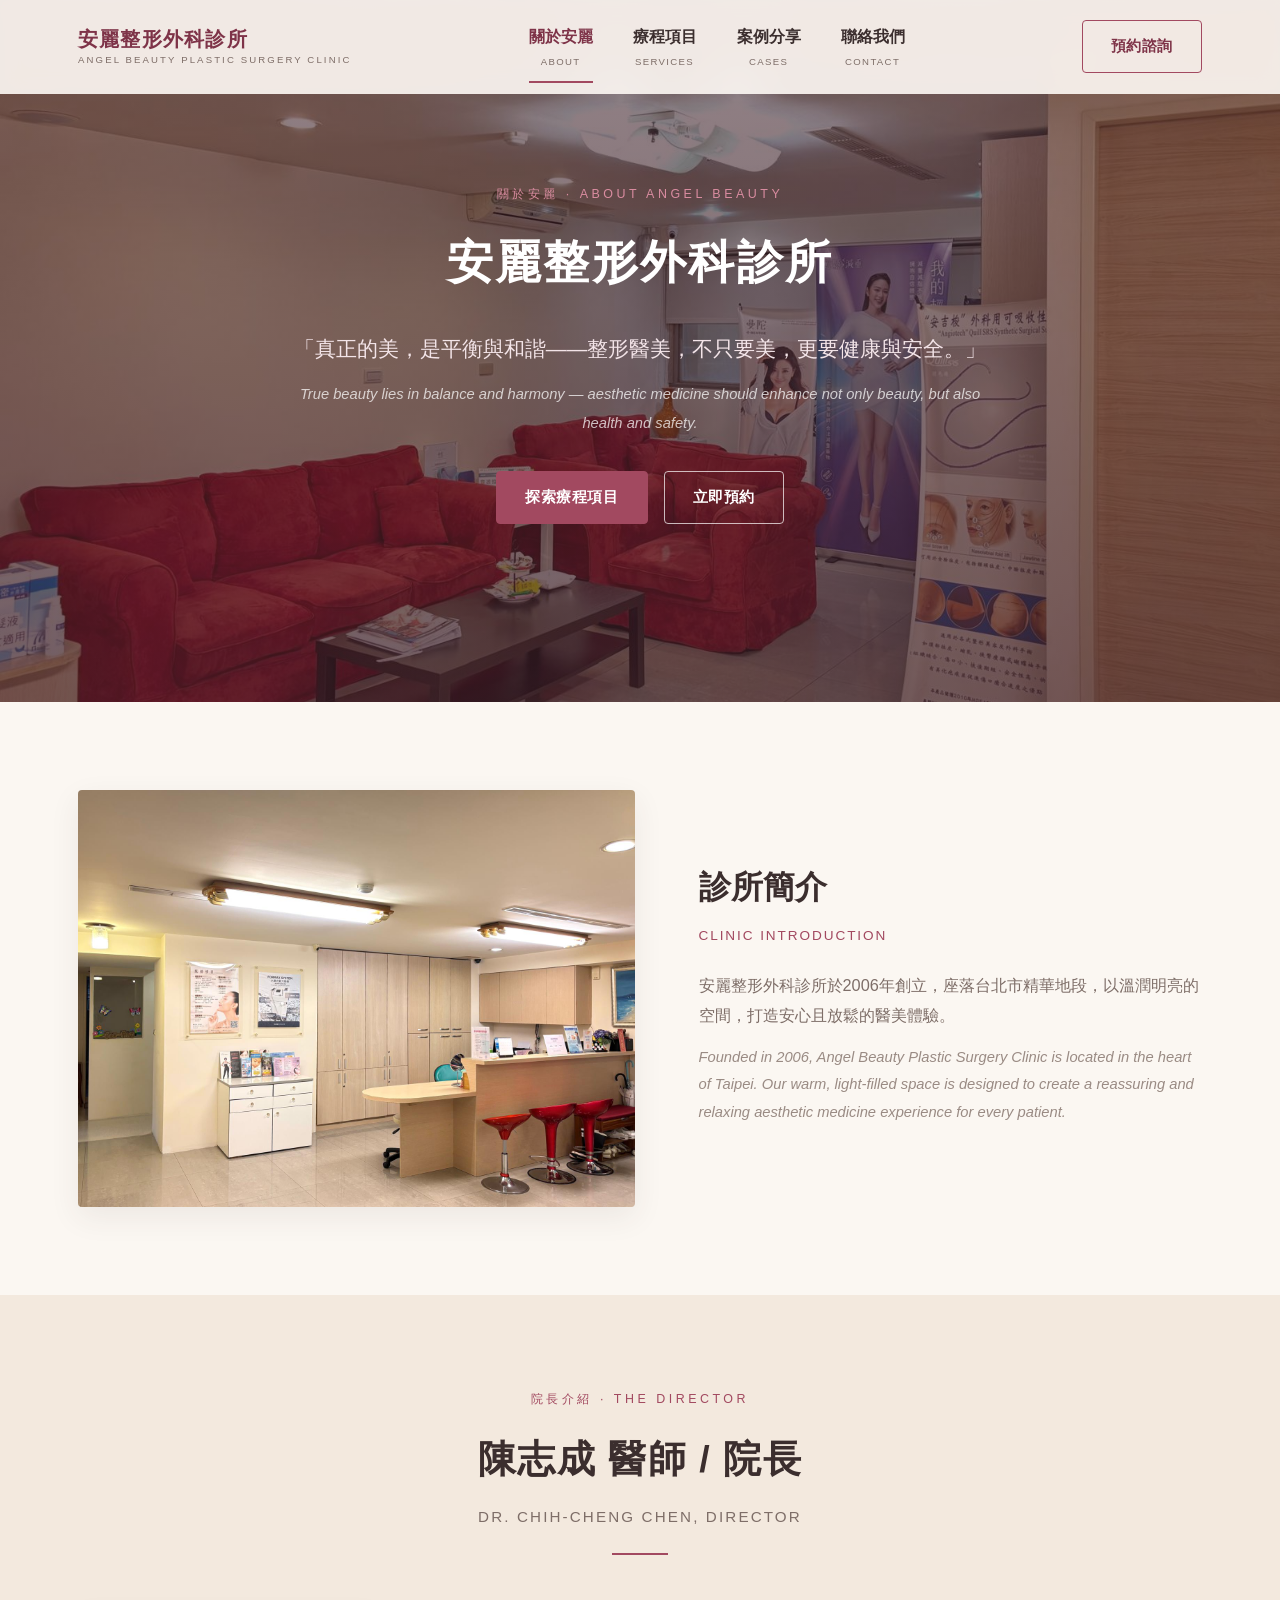
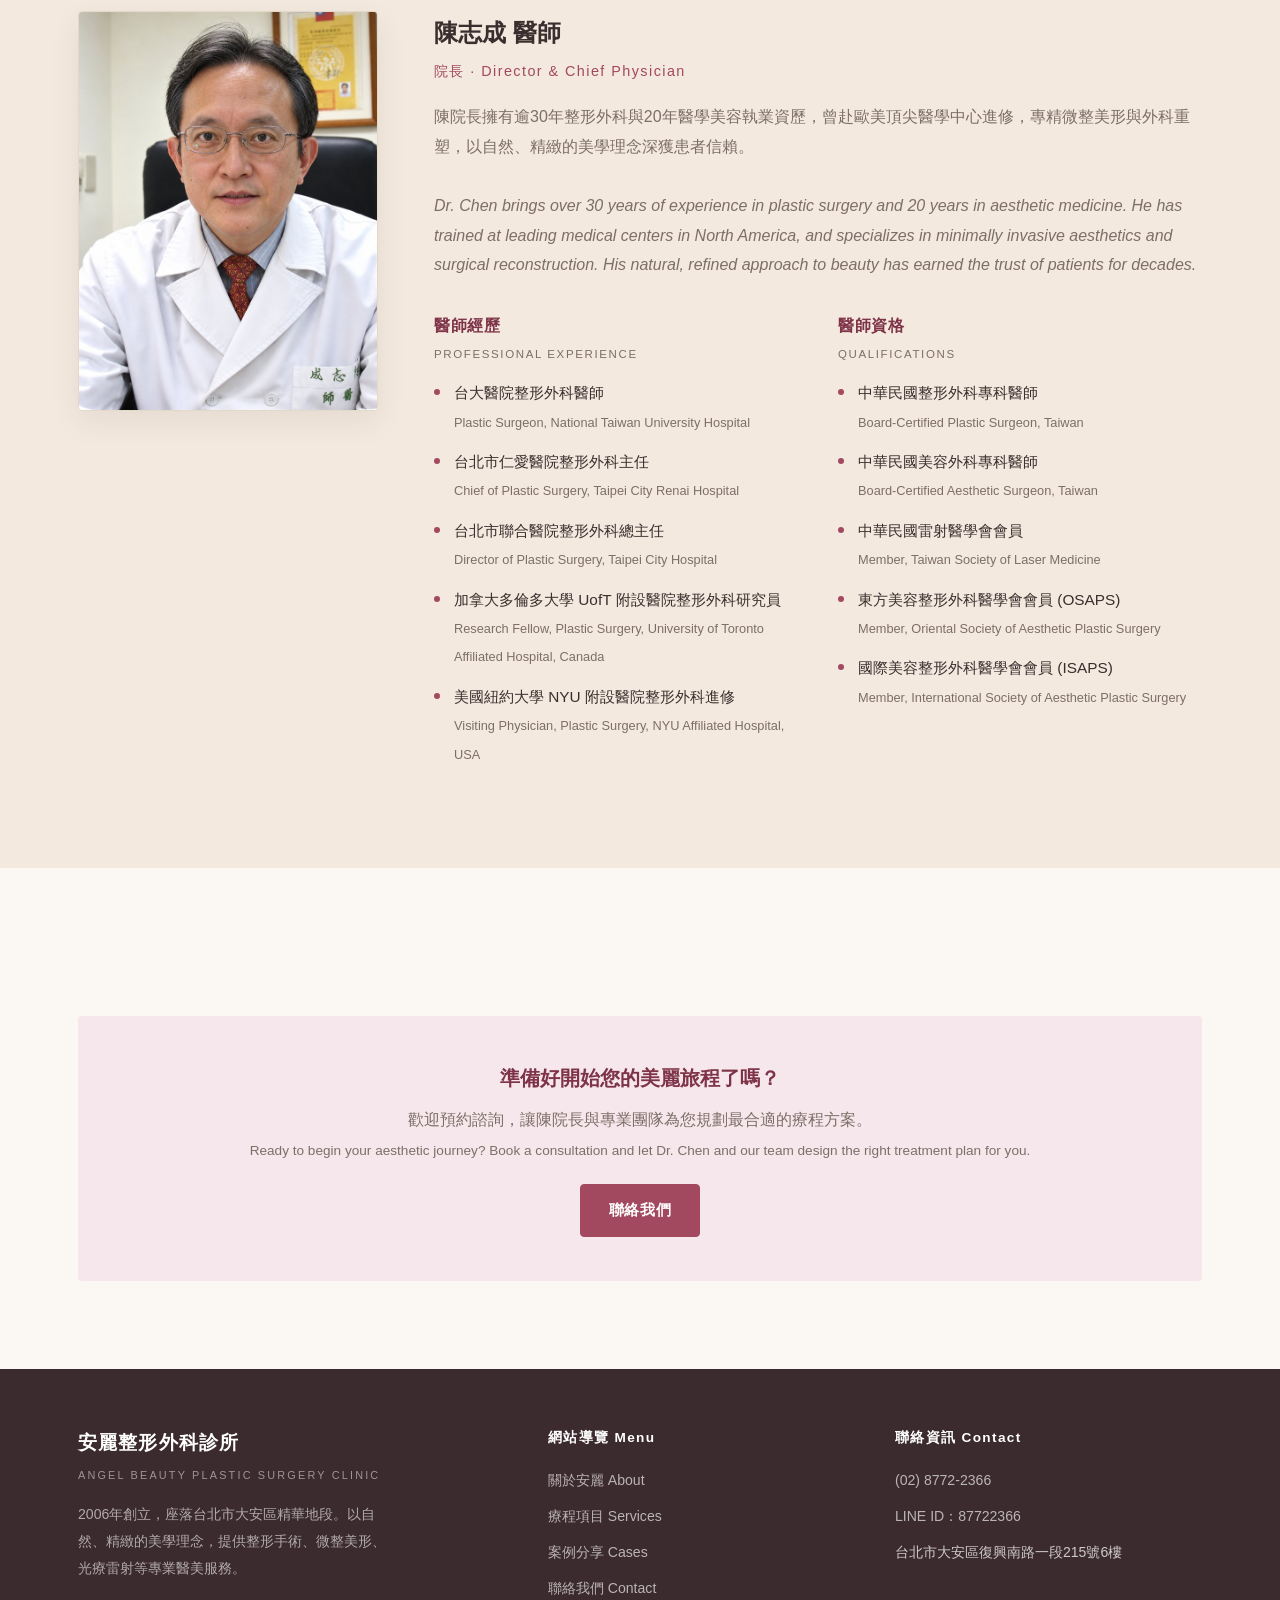
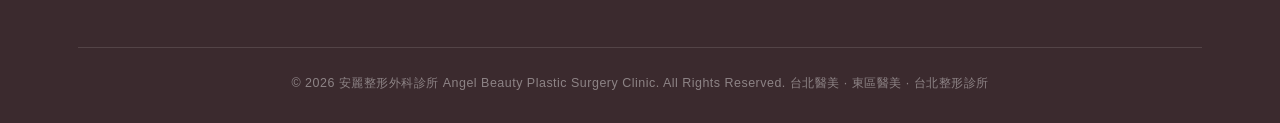
<file: index.html>
<!DOCTYPE html>
<html lang="zh-Hant">
<head>
<meta charset="UTF-8">
<meta name="viewport" content="width=device-width, initial-scale=1.0">
<title>關於安麗 About Us｜安麗整形外科診所 - 台北醫美、東區整形</title>
<meta name="description" content="安麗整形外科診所於2006年創立，座落台北市大安區精華地段，由陳志成醫師/院長領軍，擁有逾30年整形外科資歷。提供整形手術、微整美形、光療雷射等專業醫美服務，是台北醫美、東區醫美患者信賴的整形診所。">
<meta name="keywords" content="台北醫美, 東區醫美, 台北整形診所, 東區整形, 安麗整形外科診所, 陳志成醫師">
<meta property="og:title" content="安麗整形外科診所｜台北醫美 東區整形專家">
<meta property="og:description" content="真正的美，是平衡與和諧——整形醫美，不只要美，更要健康與安全。">
<meta property="og:type" content="website">
<meta property="og:image" content="images/clinic-lounge.jpeg">
<link rel="stylesheet" href="css/style.css">
</head>
<body>

<header class="site-header">
  <div class="nav-inner">
    <a href="index.html" class="brand">
      <span class="zh">安麗整形外科診所</span>
      <span class="en">Angel Beauty Plastic Surgery Clinic</span>
    </a>
    <nav class="nav-links">
      <a href="index.html" class="active">關於安麗<span class="en">About</span></a>
      <a href="services.html">療程項目<span class="en">Services</span></a>
      <a href="cases.html">案例分享<span class="en">Cases</span></a>
      <a href="contact.html">聯絡我們<span class="en">Contact</span></a>
    </nav>
    <div class="nav-cta">
      <a href="contact.html" class="btn btn-outline">預約諮詢</a>
      <button class="nav-toggle" aria-label="Menu"><span></span><span></span><span></span></button>
    </div>
  </div>
</header>

<section class="hero">
  <div class="hero-bg" style="background-image:url('images/clinic-lounge.jpeg');"></div>
  <div class="hero-content">
    <span class="eyebrow">關於安麗 · About Angel Beauty</span>
    <h1>安麗整形外科診所</h1>
    <p class="hero-slogan">
      「真正的美，是平衡與和諧——整形醫美，不只要美，更要健康與安全。」
      <span class="en">True beauty lies in balance and harmony — aesthetic medicine should enhance not only beauty, but also health and safety.</span>
    </p>
    <div class="hero-actions">
      <a href="services.html" class="btn btn-primary">探索療程項目</a>
      <a href="contact.html" class="btn btn-outline">立即預約</a>
    </div>
  </div>
</section>

<section>
  <div class="container">
    <div class="intro-grid">
      <div class="img-wrap">
        <img src="images/clinic-reception.jpeg" alt="安麗整形外科診所接待櫃檯 Angel Beauty Plastic Surgery Clinic reception area">
      </div>
      <div class="intro-text">
        <h2>診所簡介</h2>
        <span class="en">Clinic Introduction</span>
        <p>安麗整形外科診所於2006年創立，座落台北市精華地段，以溫潤明亮的空間，打造安心且放鬆的醫美體驗。</p>
        <p class="en-body">Founded in 2006, Angel Beauty Plastic Surgery Clinic is located in the heart of Taipei. Our warm, light-filled space is designed to create a reassuring and relaxing aesthetic medicine experience for every patient.</p>
      </div>
    </div>
  </div>
</section>

<section class="section-alt">
  <div class="container">
    <div class="section-head">
      <span class="eyebrow">院長介紹 · The Director</span>
      <h2>陳志成 醫師 / 院長<span class="en">Dr. Chih-Cheng Chen, Director</span></h2>
      <div class="rule"></div>
    </div>

    <div class="doctor-section">
        <div class="doctor-portrait">
          <img src="images/doctor-chen.jpg" alt="陳志成醫師 院長 Dr. Chih-Cheng Chen, Director of Angel Beauty Plastic Surgery Clinic 安麗整形外科診所" onerror="this.remove()">
          <div>
            <div class="initials">陳志成</div>
            <div class="role">醫師 / 院長<br>Dr. Chih-Cheng Chen<br>Director</div>
          </div>
        </div>

      <div>
        <div class="doctor-name">
          <h3>陳志成 醫師</h3>
          <span class="title">院長 · Director &amp; Chief Physician</span>
        </div>
        <p class="doctor-bio">
          陳院長擁有逾30年整形外科與20年醫學美容執業資歷，曾赴歐美頂尖醫學中心進修，專精微整美形與外科重塑，以自然、精緻的美學理念深獲患者信賴。
          <br><br>
          <em>Dr. Chen brings over 30 years of experience in plastic surgery and 20 years in aesthetic medicine. He has trained at leading medical centers in North America, and specializes in minimally invasive aesthetics and surgical reconstruction. His natural, refined approach to beauty has earned the trust of patients for decades.</em>
        </p>

        <div class="cred-columns">
          <div class="cred-block">
            <h4>醫師經歷</h4>
            <span class="en">Professional Experience</span>
            <ul>
              <li>台大醫院整形外科醫師<br><small style="color:var(--color-text-muted);">Plastic Surgeon, National Taiwan University Hospital</small></li>
              <li>台北市仁愛醫院整形外科主任<br><small style="color:var(--color-text-muted);">Chief of Plastic Surgery, Taipei City Renai Hospital</small></li>
              <li>台北市聯合醫院整形外科總主任<br><small style="color:var(--color-text-muted);">Director of Plastic Surgery, Taipei City Hospital</small></li>
              <li>加拿大多倫多大學 UofT 附設醫院整形外科研究員<br><small style="color:var(--color-text-muted);">Research Fellow, Plastic Surgery, University of Toronto Affiliated Hospital, Canada</small></li>
              <li>美國紐約大學 NYU 附設醫院整形外科進修<br><small style="color:var(--color-text-muted);">Visiting Physician, Plastic Surgery, NYU Affiliated Hospital, USA</small></li>
            </ul>
          </div>

          <div class="cred-block">
            <h4>醫師資格</h4>
            <span class="en">Qualifications</span>
            <ul>
              <li>中華民國整形外科專科醫師<br><small style="color:var(--color-text-muted);">Board-Certified Plastic Surgeon, Taiwan</small></li>
              <li>中華民國美容外科專科醫師<br><small style="color:var(--color-text-muted);">Board-Certified Aesthetic Surgeon, Taiwan</small></li>
              <li>中華民國雷射醫學會會員<br><small style="color:var(--color-text-muted);">Member, Taiwan Society of Laser Medicine</small></li>
              <li>東方美容整形外科醫學會會員 (OSAPS)<br><small style="color:var(--color-text-muted);">Member, Oriental Society of Aesthetic Plastic Surgery</small></li>
              <li>國際美容整形外科醫學會會員 (ISAPS)<br><small style="color:var(--color-text-muted);">Member, International Society of Aesthetic Plastic Surgery</small></li>
            </ul>
          </div>
        </div>
      </div>
    </div>
  </div>
</section>

<section>
  <div class="container">
    <div class="cases-cta" style="text-align:center;">
      <h3>準備好開始您的美麗旅程了嗎？</h3>
      <p>歡迎預約諮詢，讓陳院長與專業團隊為您規劃最合適的療程方案。<br><span style="font-size:0.85rem;">Ready to begin your aesthetic journey? Book a consultation and let Dr. Chen and our team design the right treatment plan for you.</span></p>
      <a href="contact.html" class="btn btn-primary">聯絡我們</a>
    </div>
  </div>
</section>

<footer class="site-footer">
  <div class="container">
    <div class="footer-grid">
      <div class="footer-brand">
        <div class="zh">安麗整形外科診所</div>
        <div class="en">Angel Beauty Plastic Surgery Clinic</div>
        <p>2006年創立，座落台北市大安區精華地段。以自然、精緻的美學理念，提供整形手術、微整美形、光療雷射等專業醫美服務。</p>
      </div>
      <div class="footer-col">
        <h5>網站導覽 Menu</h5>
        <ul>
          <li><a href="index.html">關於安麗 About</a></li>
          <li><a href="services.html">療程項目 Services</a></li>
          <li><a href="cases.html">案例分享 Cases</a></li>
          <li><a href="contact.html">聯絡我們 Contact</a></li>
        </ul>
      </div>
      <div class="footer-col">
        <h5>聯絡資訊 Contact</h5>
        <ul>
          <li><a href="tel:0287722366">(02) 8772-2366</a></li>
          <li><a href="https://tinyurl.com/wr8vjxpa" target="_blank" rel="noopener">LINE ID：87722366</a></li>
          <li>台北市大安區復興南路一段215號6樓</li>
        </ul>
      </div>
    </div>
    <div class="footer-bottom">
      &copy; 2026 安麗整形外科診所 Angel Beauty Plastic Surgery Clinic. All Rights Reserved. 台北醫美 · 東區醫美 · 台北整形診所
    </div>
  </div>
</footer>

<script src="js/script.js"></script>
</body>
</html>
</file>
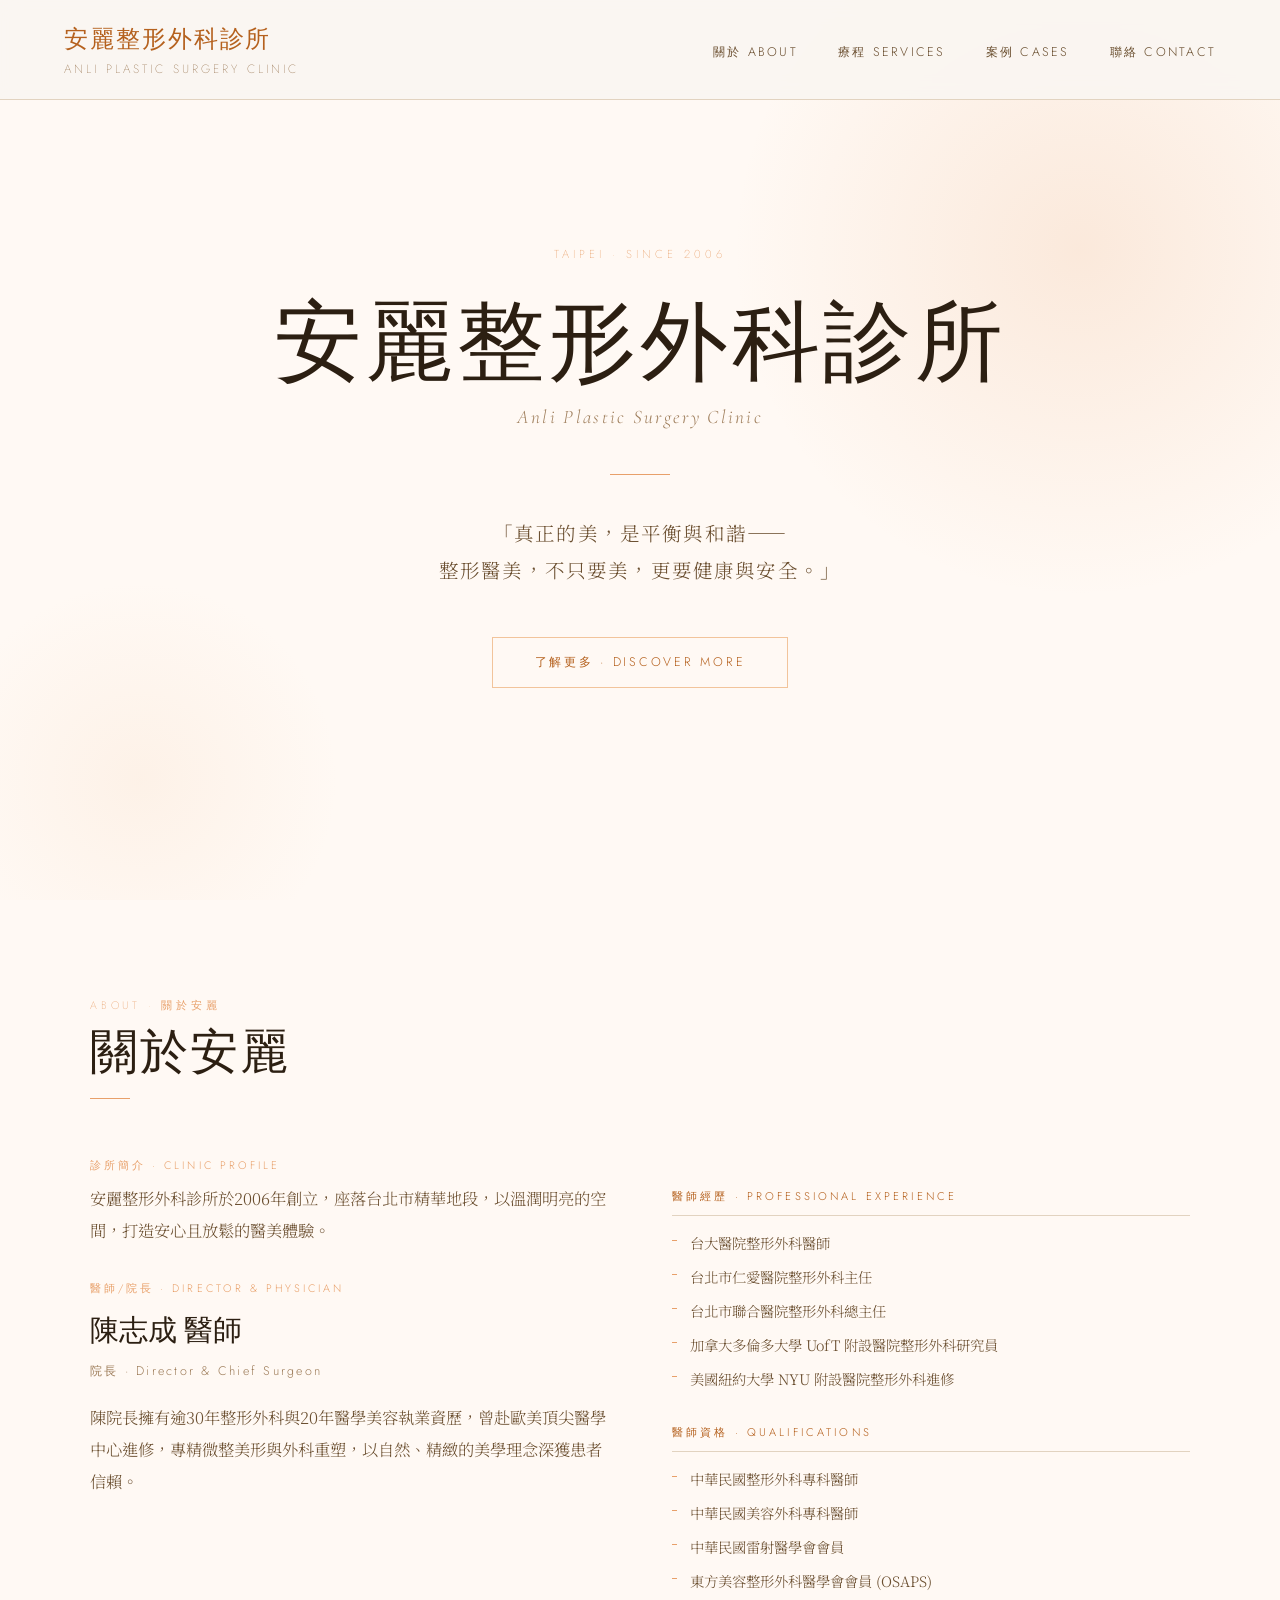
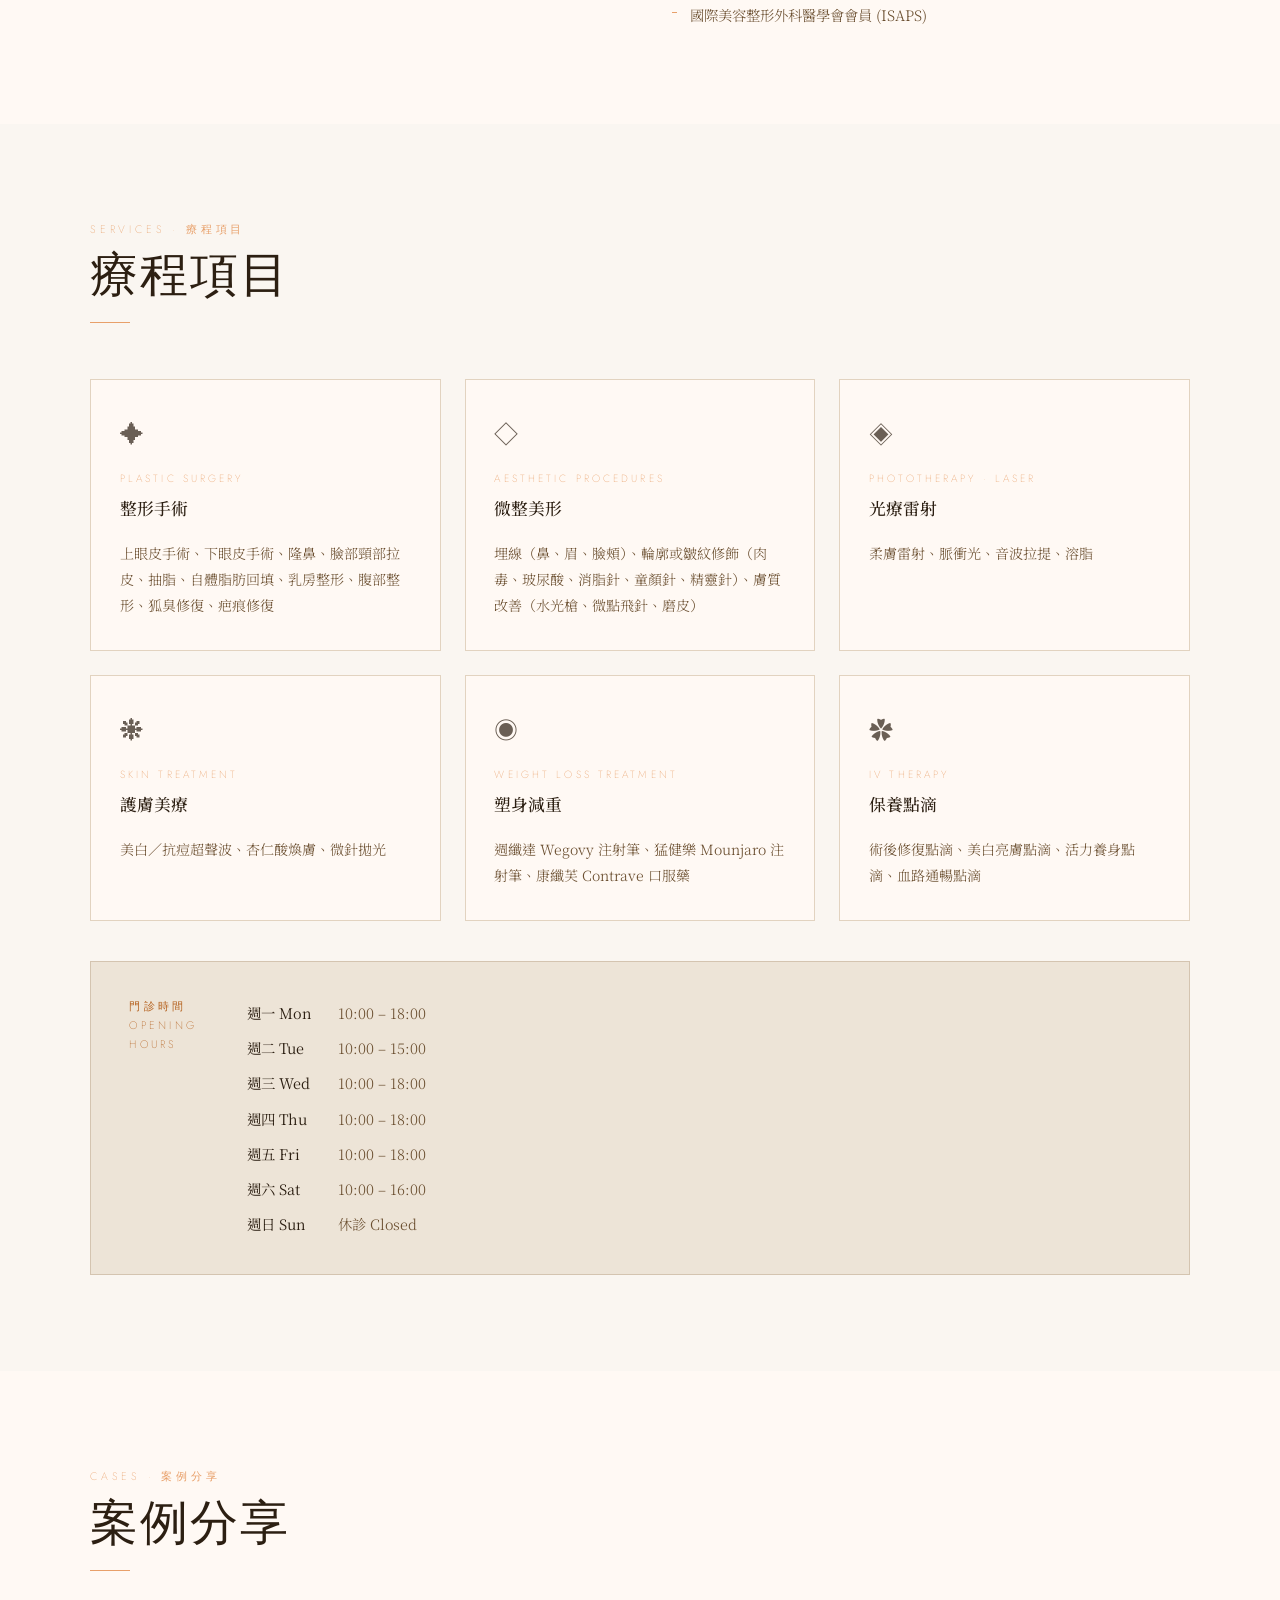
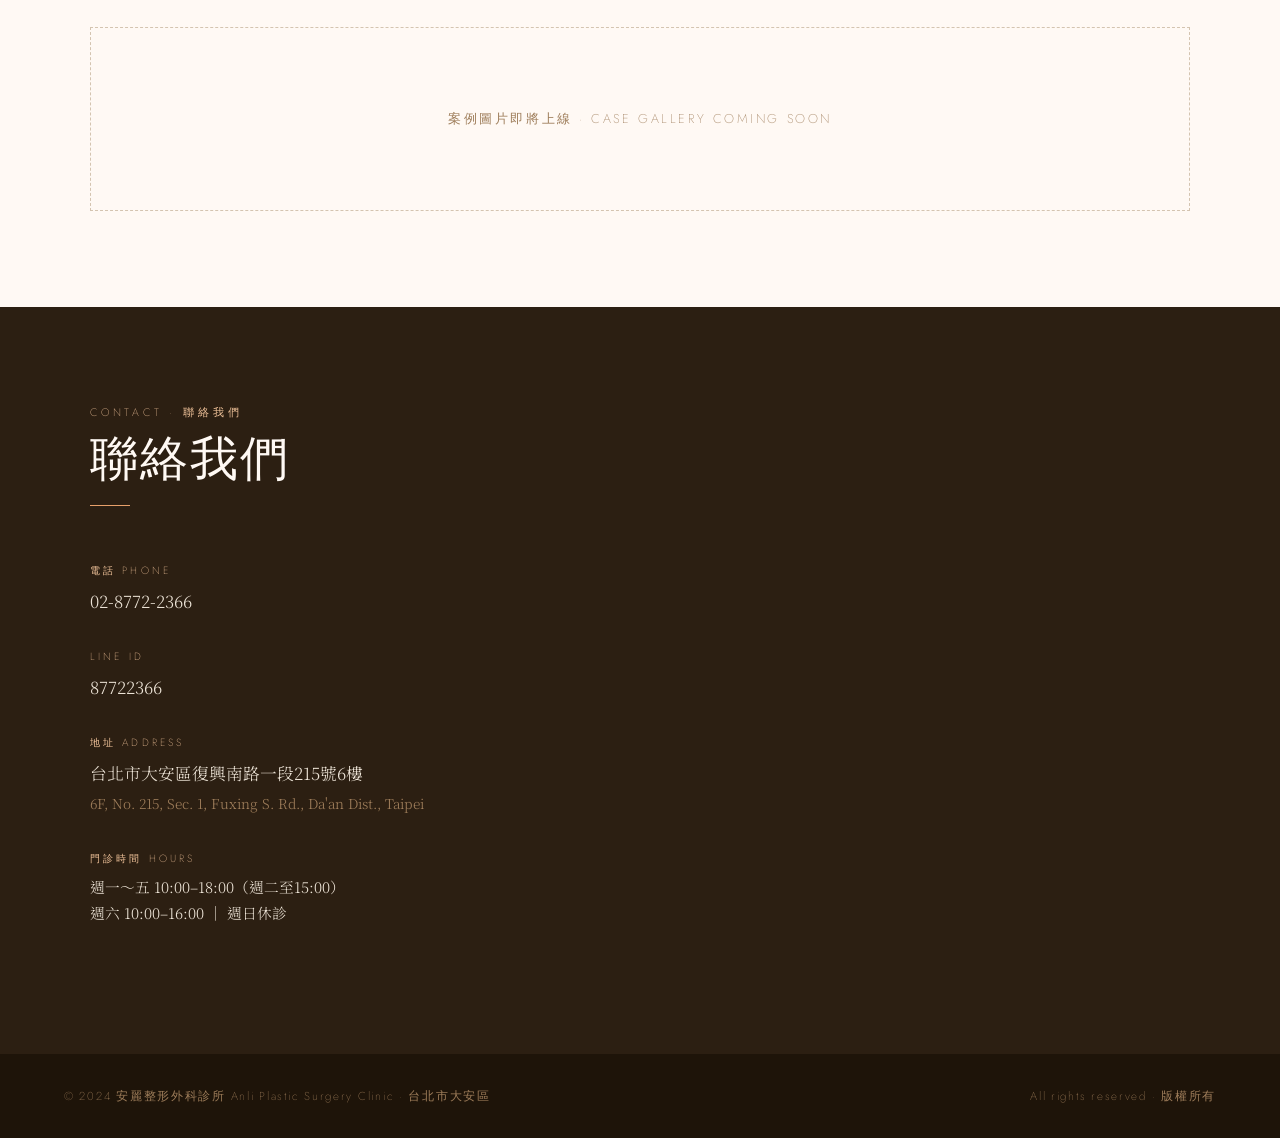
<file: angelbeauty website ver3.html>
<!DOCTYPE html>
<html lang="zh-TW">
<head>
  <meta charset="UTF-8" />
  <meta name="viewport" content="width=device-width, initial-scale=1.0" />
  <title>安麗整形外科診所 | Anli Plastic Surgery Clinic</title>
  <link rel="preconnect" href="https://fonts.googleapis.com">
  <link rel="preconnect" href="https://fonts.gstatic.com" crossorigin>
  <link href="https://fonts.googleapis.com/css2?family=Cormorant+Garamond:ital,wght@0,300;0,400;0,500;1,300;1,400&family=Noto+Serif+TC:wght@300;400;500&family=Jost:wght@200;300;400&display=swap" rel="stylesheet">

  <style>
    :root {
      --cream: #faf6f1;
      --warm-white: #fff9f4;
      --orange-light: #f2c49b;
      --orange-mid: #e8a06a;
      --orange-deep: #c97c3a;
      --orange-accent: #b5611e;
      --beige: #ede4d7;
      --beige-dark: #d4c4b0;
      --text-dark: #2c1f12;
      --text-mid: #6b4f30;
      --text-light: #9e7d5a;
      --divider: #e2d3c0;
    }

    * { margin: 0; padding: 0; box-sizing: border-box; }

    html { scroll-behavior: smooth; }

    body {
      background: var(--cream);
      color: var(--text-dark);
      font-family: 'Noto Serif TC', 'Cormorant Garamond', serif;
      line-height: 1.75;
      overflow-x: hidden;
    }

    /* ── NAV ── */
    nav {
      position: fixed;
      top: 0; left: 0; right: 0;
      z-index: 100;
      display: flex;
      align-items: center;
      justify-content: space-between;
      padding: 1.2rem 4rem;
      background: rgba(250, 246, 241, 0.92);
      backdrop-filter: blur(10px);
      border-bottom: 1px solid var(--divider);
    }

    .nav-logo {
      font-family: 'Cormorant Garamond', serif;
      font-size: 1.5rem;
      font-weight: 400;
      letter-spacing: 0.08em;
      color: var(--orange-accent);
    }

    .nav-logo span {
      font-size: 0.75rem;
      font-family: 'Jost', sans-serif;
      font-weight: 200;
      letter-spacing: 0.25em;
      text-transform: uppercase;
      display: block;
      color: var(--text-light);
      margin-top: -2px;
    }

    .nav-links {
      display: flex;
      gap: 2.5rem;
      list-style: none;
    }

    .nav-links a {
      font-family: 'Jost', sans-serif;
      font-weight: 300;
      font-size: 0.78rem;
      letter-spacing: 0.18em;
      text-transform: uppercase;
      color: var(--text-mid);
      text-decoration: none;
      transition: color 0.3s;
    }

    .nav-links a:hover { color: var(--orange-accent); }

    /* ── HERO ── */
    #hero {
      min-height: 100vh;
      display: flex;
      align-items: center;
      justify-content: center;
      position: relative;
      overflow: hidden;
      padding: 8rem 4rem 6rem;
      background: var(--warm-white);
    }

    .hero-bg-circle {
      position: absolute;
      border-radius: 50%;
      background: radial-gradient(circle, rgba(232,160,106,0.18) 0%, transparent 70%);
    }
    .hero-bg-circle.c1 { width: 700px; height: 700px; top: -100px; right: -150px; }
    .hero-bg-circle.c2 { width: 400px; height: 400px; bottom: -80px; left: -60px; background: radial-gradient(circle, rgba(242,196,155,0.14) 0%, transparent 70%); }

    .hero-inner {
      max-width: 860px;
      text-align: center;
      position: relative;
      z-index: 2;
      animation: fadeUp 1.2s ease both;
    }

    @keyframes fadeUp {
      from { opacity: 0; transform: translateY(28px); }
      to   { opacity: 1; transform: translateY(0); }
    }

    .hero-label {
      font-family: 'Jost', sans-serif;
      font-weight: 200;
      font-size: 0.72rem;
      letter-spacing: 0.35em;
      text-transform: uppercase;
      color: var(--orange-mid);
      margin-bottom: 2rem;
    }

    .hero-name {
      font-family: 'Cormorant Garamond', serif;
      font-size: clamp(3rem, 7vw, 5.5rem);
      font-weight: 300;
      line-height: 1.1;
      color: var(--text-dark);
      letter-spacing: 0.04em;
      margin-bottom: 0.5rem;
    }

    .hero-name-en {
      font-family: 'Cormorant Garamond', serif;
      font-size: clamp(0.95rem, 2vw, 1.2rem);
      font-weight: 300;
      font-style: italic;
      color: var(--text-light);
      letter-spacing: 0.12em;
      margin-bottom: 2.5rem;
    }

    .hero-divider {
      width: 60px;
      height: 1px;
      background: var(--orange-mid);
      margin: 0 auto 2.5rem;
    }

    .hero-slogan {
      font-family: 'Noto Serif TC', serif;
      font-size: clamp(1rem, 2.2vw, 1.22rem);
      font-weight: 300;
      line-height: 1.9;
      color: var(--text-mid);
      max-width: 640px;
      margin: 0 auto 3rem;
      letter-spacing: 0.06em;
    }

    .hero-cta {
      display: inline-block;
      font-family: 'Jost', sans-serif;
      font-weight: 300;
      font-size: 0.78rem;
      letter-spacing: 0.22em;
      text-transform: uppercase;
      color: var(--orange-accent);
      border: 1px solid var(--orange-light);
      padding: 0.85rem 2.6rem;
      text-decoration: none;
      transition: all 0.35s;
    }

    .hero-cta:hover {
      background: var(--orange-accent);
      color: var(--warm-white);
      border-color: var(--orange-accent);
    }

    /* ── SECTIONS ── */
    section { padding: 6rem 4rem; }

    .section-inner { max-width: 1100px; margin: 0 auto; }

    .section-header {
      margin-bottom: 3.5rem;
    }

    .section-tag {
      font-family: 'Jost', sans-serif;
      font-weight: 200;
      font-size: 0.68rem;
      letter-spacing: 0.35em;
      text-transform: uppercase;
      color: var(--orange-mid);
      margin-bottom: 0.6rem;
    }

    .section-title {
      font-family: 'Cormorant Garamond', serif;
      font-size: clamp(2rem, 4vw, 3rem);
      font-weight: 300;
      color: var(--text-dark);
      letter-spacing: 0.04em;
      line-height: 1.2;
    }

    .section-rule {
      width: 40px;
      height: 1px;
      background: var(--orange-mid);
      margin-top: 1rem;
    }

    /* ── ABOUT ── */
    #about { background: var(--warm-white); }

    .about-grid {
      display: grid;
      grid-template-columns: 1fr 1fr;
      gap: 4rem;
      align-items: start;
    }

    .about-intro p {
      font-size: 1.02rem;
      color: var(--text-mid);
      font-weight: 300;
      line-height: 1.95;
      margin-bottom: 1.5rem;
    }

    .about-intro .label {
      font-family: 'Jost', sans-serif;
      font-size: 0.68rem;
      letter-spacing: 0.28em;
      text-transform: uppercase;
      color: var(--orange-mid);
      margin-bottom: 0.4rem;
    }

    .doctor-name {
      font-family: 'Cormorant Garamond', serif;
      font-size: 1.8rem;
      font-weight: 400;
      color: var(--text-dark);
      margin-bottom: 0.3rem;
    }

    .doctor-title {
      font-family: 'Jost', sans-serif;
      font-weight: 300;
      font-size: 0.78rem;
      letter-spacing: 0.18em;
      color: var(--text-light);
      margin-bottom: 1.2rem;
    }

    /* credential cards */
    .cred-block { margin-top: 2rem; }

    .cred-block h4 {
      font-family: 'Jost', sans-serif;
      font-weight: 300;
      font-size: 0.7rem;
      letter-spacing: 0.28em;
      text-transform: uppercase;
      color: var(--orange-accent);
      margin-bottom: 0.9rem;
      border-bottom: 1px solid var(--divider);
      padding-bottom: 0.5rem;
    }

    .cred-list {
      list-style: none;
      display: flex;
      flex-direction: column;
      gap: 0.55rem;
    }

    .cred-list li {
      font-size: 0.9rem;
      color: var(--text-mid);
      font-weight: 300;
      padding-left: 1.1rem;
      position: relative;
    }

    .cred-list li::before {
      content: '';
      position: absolute;
      left: 0; top: 0.65em;
      width: 5px; height: 1px;
      background: var(--orange-mid);
    }

    /* ── SERVICES ── */
    #services { background: var(--cream); }

    .services-grid {
      display: grid;
      grid-template-columns: repeat(3, 1fr);
      gap: 1.5rem;
    }

    .service-card {
      background: var(--warm-white);
      border: 1px solid var(--divider);
      padding: 2rem 1.8rem;
      transition: box-shadow 0.3s, transform 0.3s;
    }

    .service-card:hover {
      box-shadow: 0 8px 32px rgba(181,97,30,0.10);
      transform: translateY(-3px);
    }

    .service-card .card-en {
      font-family: 'Jost', sans-serif;
      font-weight: 200;
      font-size: 0.65rem;
      letter-spacing: 0.3em;
      text-transform: uppercase;
      color: var(--orange-mid);
      margin-bottom: 0.4rem;
    }

    .service-card h3 {
      font-family: 'Noto Serif TC', serif;
      font-size: 1.05rem;
      font-weight: 500;
      color: var(--text-dark);
      margin-bottom: 1rem;
    }

    .service-card p {
      font-size: 0.88rem;
      color: var(--text-mid);
      font-weight: 300;
      line-height: 1.85;
    }

    .service-card .icon {
      font-size: 1.5rem;
      margin-bottom: 1rem;
      opacity: 0.7;
    }

    /* Opening hours inside services */
    .hours-box {
      margin-top: 3rem;
      background: var(--beige);
      border: 1px solid var(--beige-dark);
      padding: 2rem 2.4rem;
      display: flex;
      align-items: flex-start;
      gap: 3rem;
    }

    .hours-box .hours-label {
      font-family: 'Jost', sans-serif;
      font-weight: 200;
      font-size: 0.68rem;
      letter-spacing: 0.3em;
      text-transform: uppercase;
      color: var(--orange-accent);
      white-space: nowrap;
      padding-top: 0.2rem;
    }

    .hours-table { font-size: 0.9rem; color: var(--text-mid); font-weight: 300; }

    .hours-table tr td { padding: 0.25rem 1.5rem 0.25rem 0; }

    .hours-table .day { color: var(--text-dark); font-weight: 400; }

    /* ── CASES ── */
    #cases { background: var(--warm-white); }

    .cases-placeholder {
      border: 1px dashed var(--beige-dark);
      padding: 5rem 3rem;
      text-align: center;
      color: var(--text-light);
    }

    .cases-placeholder p {
      font-family: 'Jost', sans-serif;
      font-weight: 200;
      font-size: 0.8rem;
      letter-spacing: 0.2em;
      text-transform: uppercase;
    }

    /* ── CONTACT ── */
    #contact { background: var(--text-dark); }

    #contact .section-tag { color: var(--orange-light); }

    #contact .section-title { color: var(--warm-white); }

    #contact .section-rule { background: var(--orange-mid); }

    .contact-grid {
      display: grid;
      grid-template-columns: 1fr 1fr;
      gap: 4rem;
      align-items: start;
    }

    .contact-item {
      margin-bottom: 2rem;
    }

    .contact-item .c-label {
      font-family: 'Jost', sans-serif;
      font-weight: 200;
      font-size: 0.65rem;
      letter-spacing: 0.3em;
      text-transform: uppercase;
      color: var(--orange-light);
      margin-bottom: 0.4rem;
    }

    .contact-item .c-value {
      font-size: 1.05rem;
      color: var(--beige);
      font-weight: 300;
    }

    .contact-item a {
      color: var(--beige);
      text-decoration: none;
      transition: color 0.3s;
    }

    .contact-item a:hover { color: var(--orange-light); }

    .contact-map-placeholder {
      background: rgba(255,255,255,0.05);
      border: 1px solid rgba(255,255,255,0.08);
      height: 280px;
      display: flex;
      align-items: center;
      justify-content: center;
      font-family: 'Jost', sans-serif;
      font-size: 0.72rem;
      letter-spacing: 0.2em;
      color: var(--text-light);
      text-transform: uppercase;
    }

    /* ── FOOTER ── */
    footer {
      background: #1e1409;
      padding: 2rem 4rem;
      display: flex;
      align-items: center;
      justify-content: space-between;
    }

    footer p {
      font-family: 'Jost', sans-serif;
      font-weight: 200;
      font-size: 0.72rem;
      letter-spacing: 0.15em;
      color: var(--text-light);
    }

    /* ── SCROLL REVEAL ── */
    .reveal {
      opacity: 0;
      transform: translateY(24px);
      transition: opacity 0.8s ease, transform 0.8s ease;
    }

    .reveal.visible {
      opacity: 1;
      transform: translateY(0);
    }

    /* ── RESPONSIVE ── */
    @media (max-width: 900px) {
      nav { padding: 1rem 2rem; }
      .nav-links { gap: 1.5rem; }
      section { padding: 4rem 2rem; }
      .about-grid, .contact-grid { grid-template-columns: 1fr; gap: 2rem; }
      .services-grid { grid-template-columns: 1fr 1fr; }
      #hero { padding: 7rem 2rem 5rem; }
    }

    @media (max-width: 600px) {
      .nav-links { display: none; }
      .services-grid { grid-template-columns: 1fr; }
      .hours-box { flex-direction: column; gap: 1rem; }
      footer { flex-direction: column; gap: 0.5rem; text-align: center; }
    }
  </style>
</head>
<body>

  <!-- NAV -->
  <nav>
    <div class="nav-logo">
      安麗整形外科診所
      <span>Anli Plastic Surgery Clinic</span>
    </div>
    <ul class="nav-links">
      <li><a href="#about">關於 About</a></li>
      <li><a href="#services">療程 Services</a></li>
      <li><a href="#cases">案例 Cases</a></li>
      <li><a href="#contact">聯絡 Contact</a></li>
    </ul>
  </nav>

  <!-- HERO -->
  <section id="hero">
    <div class="hero-bg-circle c1"></div>
    <div class="hero-bg-circle c2"></div>
    <div class="hero-inner">
      <p class="hero-label">Taipei · Since 2006</p>
      <h1 class="hero-name">安麗整形外科診所</h1>
      <p class="hero-name-en">Anli Plastic Surgery Clinic</p>
      <div class="hero-divider"></div>
      <p class="hero-slogan">
        「真正的美，是平衡與和諧——<br>
        整形醫美，不只要美，更要健康與安全。」
      </p>
      <a href="#about" class="hero-cta">了解更多 · Discover More</a>
    </div>
  </section>

  <!-- ABOUT -->
  <section id="about">
    <div class="section-inner">
      <div class="section-header reveal">
        <p class="section-tag">About · 關於安麗</p>
        <h2 class="section-title">關於安麗</h2>
        <div class="section-rule"></div>
      </div>

      <div class="about-grid">
        <div class="about-intro reveal">
          <p class="label">診所簡介 · Clinic Profile</p>
          <p>
            安麗整形外科診所於2006年創立，座落台北市精華地段，以溫潤明亮的空間，打造安心且放鬆的醫美體驗。
          </p>

          <p class="label" style="margin-top: 2rem;">醫師/院長 · Director & Physician</p>
          <div class="doctor-name">陳志成 醫師</div>
          <div class="doctor-title">院長 · Director &amp; Chief Surgeon</div>
          <p>
            陳院長擁有逾30年整形外科與20年醫學美容執業資歷，曾赴歐美頂尖醫學中心進修，專精微整美形與外科重塑，以自然、精緻的美學理念深獲患者信賴。
          </p>
        </div>

        <div class="reveal" style="animation-delay:0.2s">
          <div class="cred-block">
            <h4>醫師經歷 · Professional Experience</h4>
            <ul class="cred-list">
              <li>台大醫院整形外科醫師</li>
              <li>台北市仁愛醫院整形外科主任</li>
              <li>台北市聯合醫院整形外科總主任</li>
              <li>加拿大多倫多大學 UofT 附設醫院整形外科研究員</li>
              <li>美國紐約大學 NYU 附設醫院整形外科進修</li>
            </ul>
          </div>

          <div class="cred-block" style="margin-top: 2rem;">
            <h4>醫師資格 · Qualifications</h4>
            <ul class="cred-list">
              <li>中華民國整形外科專科醫師</li>
              <li>中華民國美容外科專科醫師</li>
              <li>中華民國雷射醫學會會員</li>
              <li>東方美容整形外科醫學會會員 (OSAPS)</li>
              <li>國際美容整形外科醫學會會員 (ISAPS)</li>
            </ul>
          </div>
        </div>
      </div>
    </div>
  </section>

  <!-- SERVICES -->
  <section id="services">
    <div class="section-inner">
      <div class="section-header reveal">
        <p class="section-tag">Services · 療程項目</p>
        <h2 class="section-title">療程項目</h2>
        <div class="section-rule"></div>
      </div>

      <div class="services-grid">

        <div class="service-card reveal">
          <div class="icon">✦</div>
          <div class="card-en">Plastic Surgery</div>
          <h3>整形手術</h3>
          <p>上眼皮手術、下眼皮手術、隆鼻、臉部頸部拉皮、抽脂、自體脂肪回填、乳房整形、腹部整形、狐臭修復、疤痕修復</p>
        </div>

        <div class="service-card reveal">
          <div class="icon">◇</div>
          <div class="card-en">Aesthetic Procedures</div>
          <h3>微整美形</h3>
          <p>埋線（鼻、眉、臉頰）、輪廓或皺紋修飾（肉毒、玻尿酸、消脂針、童顏針、精靈針）、膚質改善（水光槍、微點飛針、磨皮）</p>
        </div>

        <div class="service-card reveal">
          <div class="icon">◈</div>
          <div class="card-en">Phototherapy · Laser</div>
          <h3>光療雷射</h3>
          <p>柔膚雷射、脈衝光、音波拉提、溶脂</p>
        </div>

        <div class="service-card reveal">
          <div class="icon">❋</div>
          <div class="card-en">Skin Treatment</div>
          <h3>護膚美療</h3>
          <p>美白／抗痘超聲波、杏仁酸煥膚、微針拋光</p>
        </div>

        <div class="service-card reveal">
          <div class="icon">◉</div>
          <div class="card-en">Weight Loss Treatment</div>
          <h3>塑身減重</h3>
          <p>週纖達 Wegovy 注射筆、猛健樂 Mounjaro 注射筆、康纖芙 Contrave 口服藥</p>
        </div>

        <div class="service-card reveal">
          <div class="icon">✿</div>
          <div class="card-en">IV Therapy</div>
          <h3>保養點滴</h3>
          <p>術後修復點滴、美白亮膚點滴、活力養身點滴、血路通暢點滴</p>
        </div>

      </div>

      <!-- Opening Hours -->
      <div class="hours-box reveal" style="margin-top:2.5rem;">
        <div class="hours-label">門診時間<br>Opening<br>Hours</div>
        <table class="hours-table">
          <tr>
            <td class="day">週一 Mon</td>
            <td>10:00 – 18:00</td>
          </tr>
          <tr>
            <td class="day">週二 Tue</td>
            <td>10:00 – 15:00</td>
          </tr>
          <tr>
            <td class="day">週三 Wed</td>
            <td>10:00 – 18:00</td>
          </tr>
          <tr>
            <td class="day">週四 Thu</td>
            <td>10:00 – 18:00</td>
          </tr>
          <tr>
            <td class="day">週五 Fri</td>
            <td>10:00 – 18:00</td>
          </tr>
          <tr>
            <td class="day">週六 Sat</td>
            <td>10:00 – 16:00</td>
          </tr>
          <tr>
            <td class="day">週日 Sun</td>
            <td>休診 Closed</td>
          </tr>
        </table>
      </div>
    </div>
  </section>

  <!-- CASES -->
  <section id="cases">
    <div class="section-inner">
      <div class="section-header reveal">
        <p class="section-tag">Cases · 案例分享</p>
        <h2 class="section-title">案例分享</h2>
        <div class="section-rule"></div>
      </div>
      <div class="cases-placeholder reveal">
        <p>案例圖片即將上線 · Case Gallery Coming Soon</p>
      </div>
    </div>
  </section>

  <!-- CONTACT -->
  <section id="contact">
    <div class="section-inner">
      <div class="section-header reveal">
        <p class="section-tag">Contact · 聯絡我們</p>
        <h2 class="section-title">聯絡我們</h2>
        <div class="section-rule"></div>
      </div>

      <div class="contact-grid">
        <div>
          <div class="contact-item reveal">
            <p class="c-label">電話 Phone</p>
            <p class="c-value"><a href="tel:0287722366">02-8772-2366</a></p>
          </div>
          <div class="contact-item reveal">
            <p class="c-label">LINE ID</p>
            <p class="c-value">87722366</p>
          </div>
          <div class="contact-item reveal">
            <p class="c-label">地址 Address</p>
            <p class="c-value">
              台北市大安區復興南路一段215號6樓<br>
              <span style="font-size:0.85rem; color: var(--text-light);">6F, No. 215, Sec. 1, Fuxing S. Rd., Da'an Dist., Taipei</span>
            </p>
          </div>
          <div class="contact-item reveal">
            <p class="c-label">門診時間 Hours</p>
            <p class="c-value" style="font-size:0.92rem;">
              週一～五 10:00–18:00（週二至15:00）<br>
              週六 10:00–16:00 ｜ 週日休診
            </p>
          </div>
        </div>

        <div class="reveal">
          <iframe 
            src="https://www.google.com/maps/embed?pb=!1m18!1m12!1m3!1d3614.8488738309966!2d121.54138937578716!3d25.039202277812997!2m3!1f0!2f0!3f0!3m2!1i1024!2i768!4f13.1!3m3!1m2!1s0x3442abd382fe7677%3A0x677dde6cd1f136f5!2z5a6J6bqX5pW05b2i5aSW56eR6Ki65omA!5e0!3m2!1sen!2stw!4v1776682452042!5m2!1sen!2stw" 
            width="100%" 
            height="280" 
            style="border:0; display:block;"
            allowfullscreen="" 
            loading="lazy" 
            referrerpolicy="no-referrer-when-downgrade">
          </iframe>
        </div>
      </div>
    </div>
  </section>

  <!-- FOOTER -->
  <footer>
    <p>© 2024 安麗整形外科診所 Anli Plastic Surgery Clinic · 台北市大安區</p>
    <p>All rights reserved · 版權所有</p>
  </footer>

  <script>
    // Scroll reveal
    const reveals = document.querySelectorAll('.reveal');
    const observer = new IntersectionObserver((entries) => {
      entries.forEach((entry, i) => {
        if (entry.isIntersecting) {
          setTimeout(() => entry.target.classList.add('visible'), i * 80);
          observer.unobserve(entry.target);
        }
      });
    }, { threshold: 0.12 });
    reveals.forEach(el => observer.observe(el));
  </script>
</body>
</html>
</file>
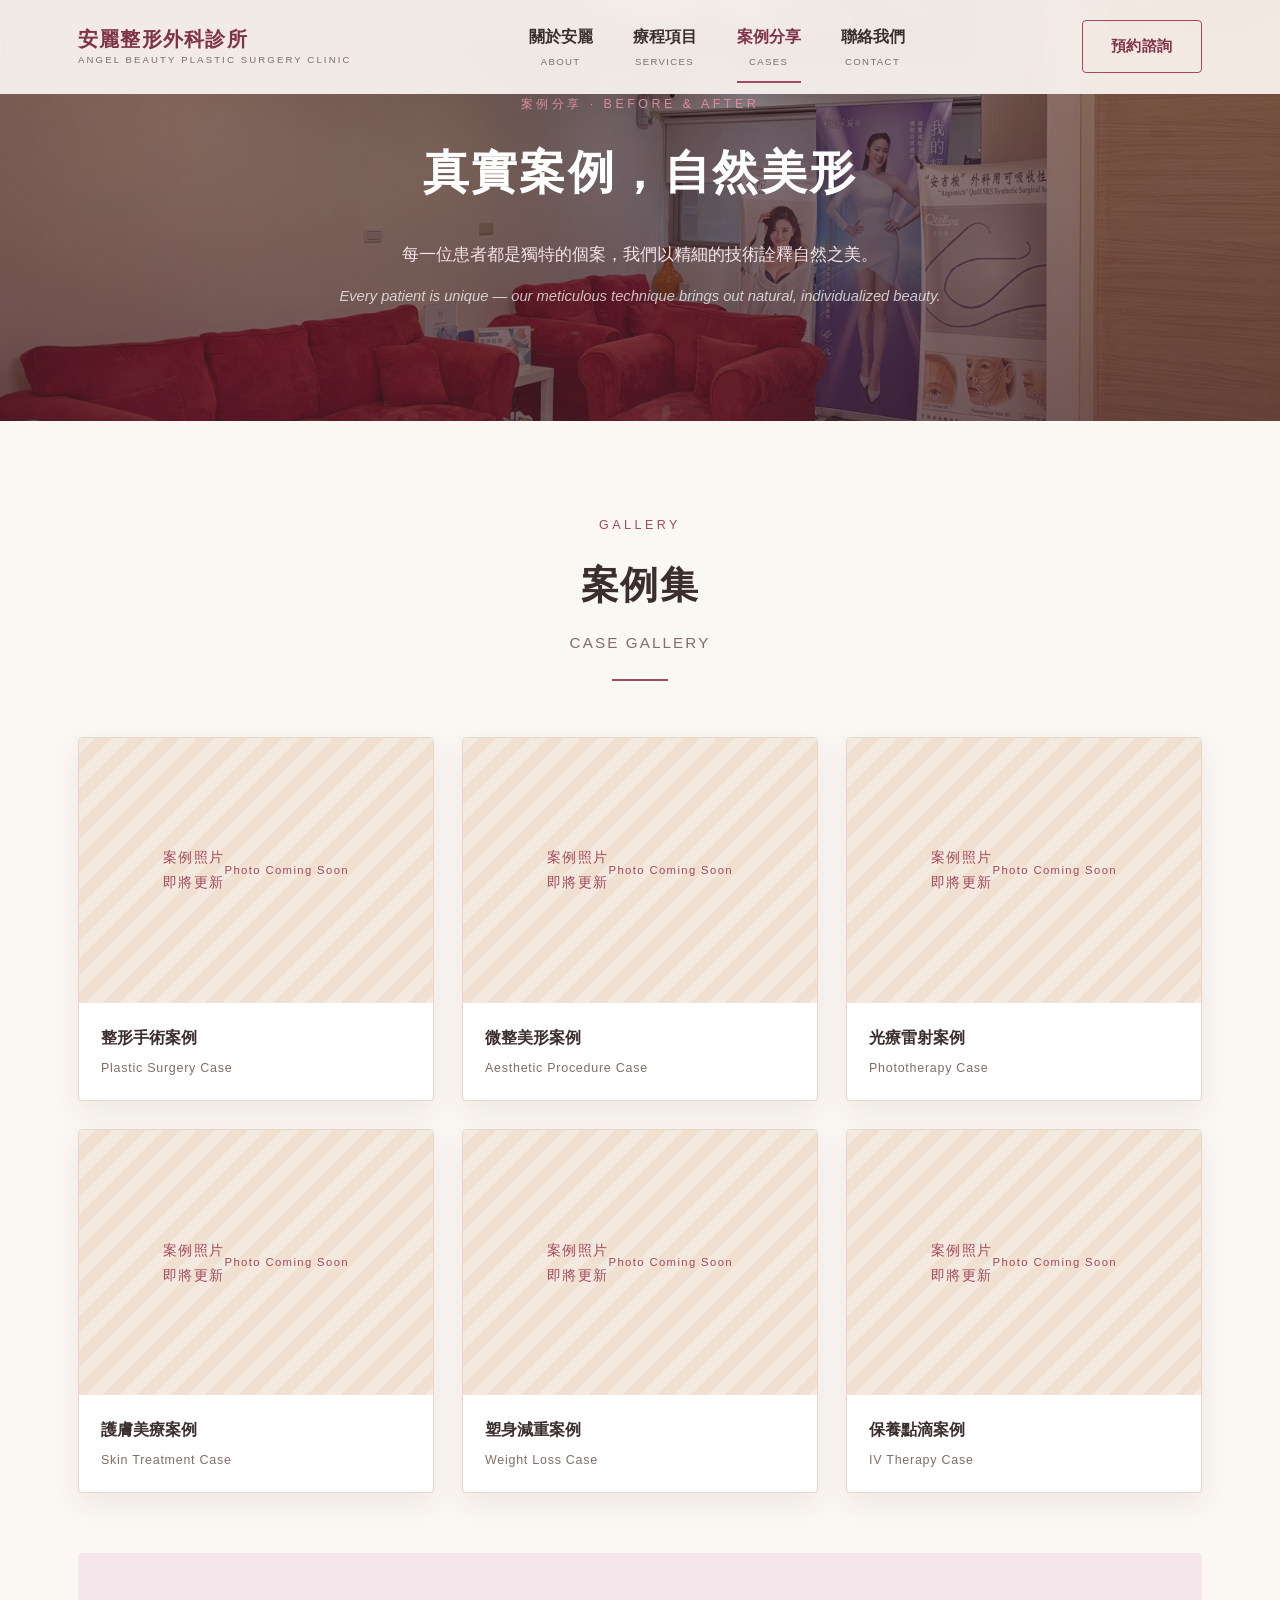
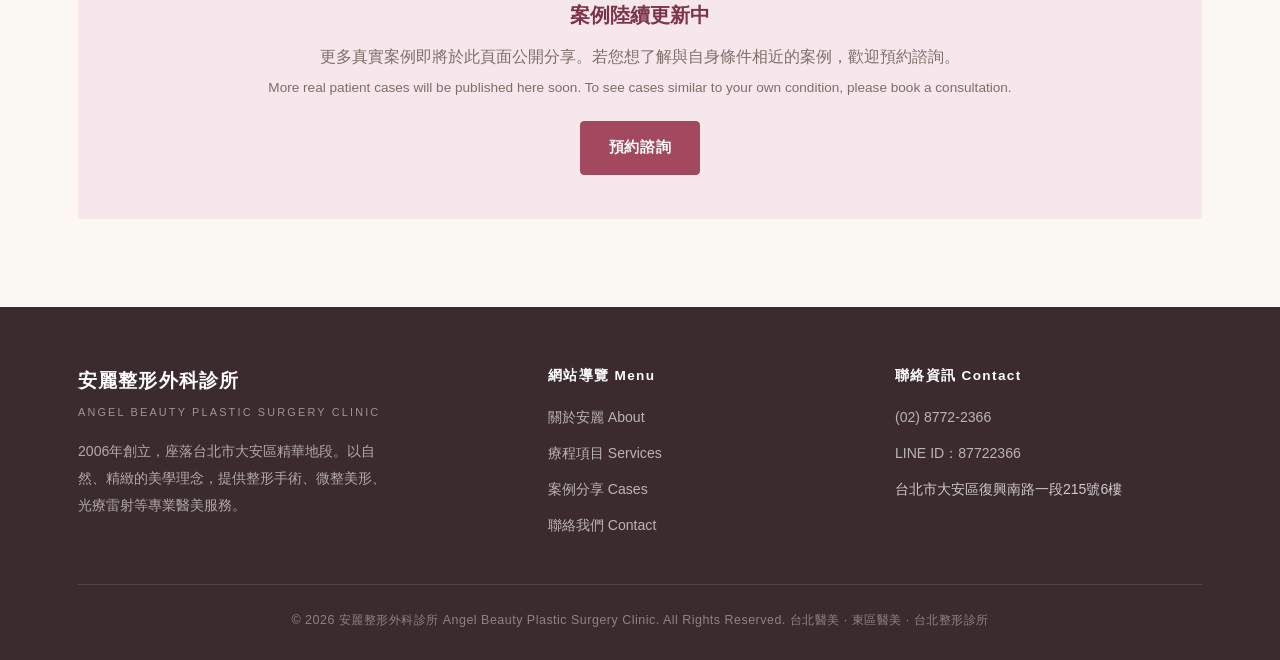
<file: cases.html>
<!DOCTYPE html>
<html lang="zh-Hant">
<head>
<meta charset="UTF-8">
<meta name="viewport" content="width=device-width, initial-scale=1.0">
<title>案例分享 Cases｜安麗整形外科診所 - 台北醫美、東區整形</title>
<meta name="description" content="安麗整形外科診所案例分享，展示陳志成醫師整形手術與微整美形的真實成果。台北醫美、東區醫美案例參考。">
<meta name="keywords" content="台北醫美, 東區醫美, 台北整形診所, 東區整形, 整形案例, 醫美案例">
<meta property="og:title" content="案例分享｜安麗整形外科診所">
<meta property="og:type" content="website">
<link rel="stylesheet" href="css/style.css">
</head>
<body>

<header class="site-header">
  <div class="nav-inner">
    <a href="index.html" class="brand">
      <span class="zh">安麗整形外科診所</span>
      <span class="en">Angel Beauty Plastic Surgery Clinic</span>
    </a>
    <nav class="nav-links">
      <a href="index.html">關於安麗<span class="en">About</span></a>
      <a href="services.html">療程項目<span class="en">Services</span></a>
      <a href="cases.html" class="active">案例分享<span class="en">Cases</span></a>
      <a href="contact.html">聯絡我們<span class="en">Contact</span></a>
    </nav>
    <div class="nav-cta">
      <a href="contact.html" class="btn btn-outline">預約諮詢</a>
      <button class="nav-toggle" aria-label="Menu"><span></span><span></span><span></span></button>
    </div>
  </div>
</header>

<section class="hero page-hero">
  <div class="hero-bg" style="background-image:url('images/clinic-lounge.jpeg');"></div>
  <div class="hero-content">
    <span class="eyebrow">案例分享 · Before &amp; After</span>
    <h1>真實案例，自然美形</h1>
    <p class="hero-slogan" style="font-size:1.05rem;">
      每一位患者都是獨特的個案，我們以精細的技術詮釋自然之美。
      <span class="en">Every patient is unique — our meticulous technique brings out natural, individualized beauty.</span>
    </p>
  </div>
</section>

<section>
  <div class="container">
    <div class="section-head">
      <span class="eyebrow">Gallery</span>
      <h2>案例集<span class="en">Case Gallery</span></h2>
      <div class="rule"></div>
    </div>

    <div class="case-grid">
      <div class="case-card">
        <div class="case-thumb">案例照片<br>即將更新<br><small>Photo Coming Soon</small></div>
        <div class="case-info"><h4>整形手術案例</h4><div class="en">Plastic Surgery Case</div></div>
      </div>
      <div class="case-card">
        <div class="case-thumb">案例照片<br>即將更新<br><small>Photo Coming Soon</small></div>
        <div class="case-info"><h4>微整美形案例</h4><div class="en">Aesthetic Procedure Case</div></div>
      </div>
      <div class="case-card">
        <div class="case-thumb">案例照片<br>即將更新<br><small>Photo Coming Soon</small></div>
        <div class="case-info"><h4>光療雷射案例</h4><div class="en">Phototherapy Case</div></div>
      </div>
      <div class="case-card">
        <div class="case-thumb">案例照片<br>即將更新<br><small>Photo Coming Soon</small></div>
        <div class="case-info"><h4>護膚美療案例</h4><div class="en">Skin Treatment Case</div></div>
      </div>
      <div class="case-card">
        <div class="case-thumb">案例照片<br>即將更新<br><small>Photo Coming Soon</small></div>
        <div class="case-info"><h4>塑身減重案例</h4><div class="en">Weight Loss Case</div></div>
      </div>
      <div class="case-card">
        <div class="case-thumb">案例照片<br>即將更新<br><small>Photo Coming Soon</small></div>
        <div class="case-info"><h4>保養點滴案例</h4><div class="en">IV Therapy Case</div></div>
      </div>
    </div>

    <div class="cases-cta">
      <h3>案例陸續更新中</h3>
      <p>更多真實案例即將於此頁面公開分享。若您想了解與自身條件相近的案例，歡迎預約諮詢。<br><span style="font-size:0.85rem;">More real patient cases will be published here soon. To see cases similar to your own condition, please book a consultation.</span></p>
      <a href="contact.html" class="btn btn-primary">預約諮詢</a>
    </div>
  </div>
</section>

<footer class="site-footer">
  <div class="container">
    <div class="footer-grid">
      <div class="footer-brand">
        <div class="zh">安麗整形外科診所</div>
        <div class="en">Angel Beauty Plastic Surgery Clinic</div>
        <p>2006年創立，座落台北市大安區精華地段。以自然、精緻的美學理念，提供整形手術、微整美形、光療雷射等專業醫美服務。</p>
      </div>
      <div class="footer-col">
        <h5>網站導覽 Menu</h5>
        <ul>
          <li><a href="index.html">關於安麗 About</a></li>
          <li><a href="services.html">療程項目 Services</a></li>
          <li><a href="cases.html">案例分享 Cases</a></li>
          <li><a href="contact.html">聯絡我們 Contact</a></li>
        </ul>
      </div>
      <div class="footer-col">
        <h5>聯絡資訊 Contact</h5>
        <ul>
          <li><a href="tel:0287722366">(02) 8772-2366</a></li>
          <li><a href="https://tinyurl.com/wr8vjxpa" target="_blank" rel="noopener">LINE ID：87722366</a></li>
          <li>台北市大安區復興南路一段215號6樓</li>
        </ul>
      </div>
    </div>
    <div class="footer-bottom">
      &copy; 2026 安麗整形外科診所 Angel Beauty Plastic Surgery Clinic. All Rights Reserved. 台北醫美 · 東區醫美 · 台北整形診所
    </div>
  </div>
</footer>

<script src="js/script.js"></script>
</body>
</html>
</file>
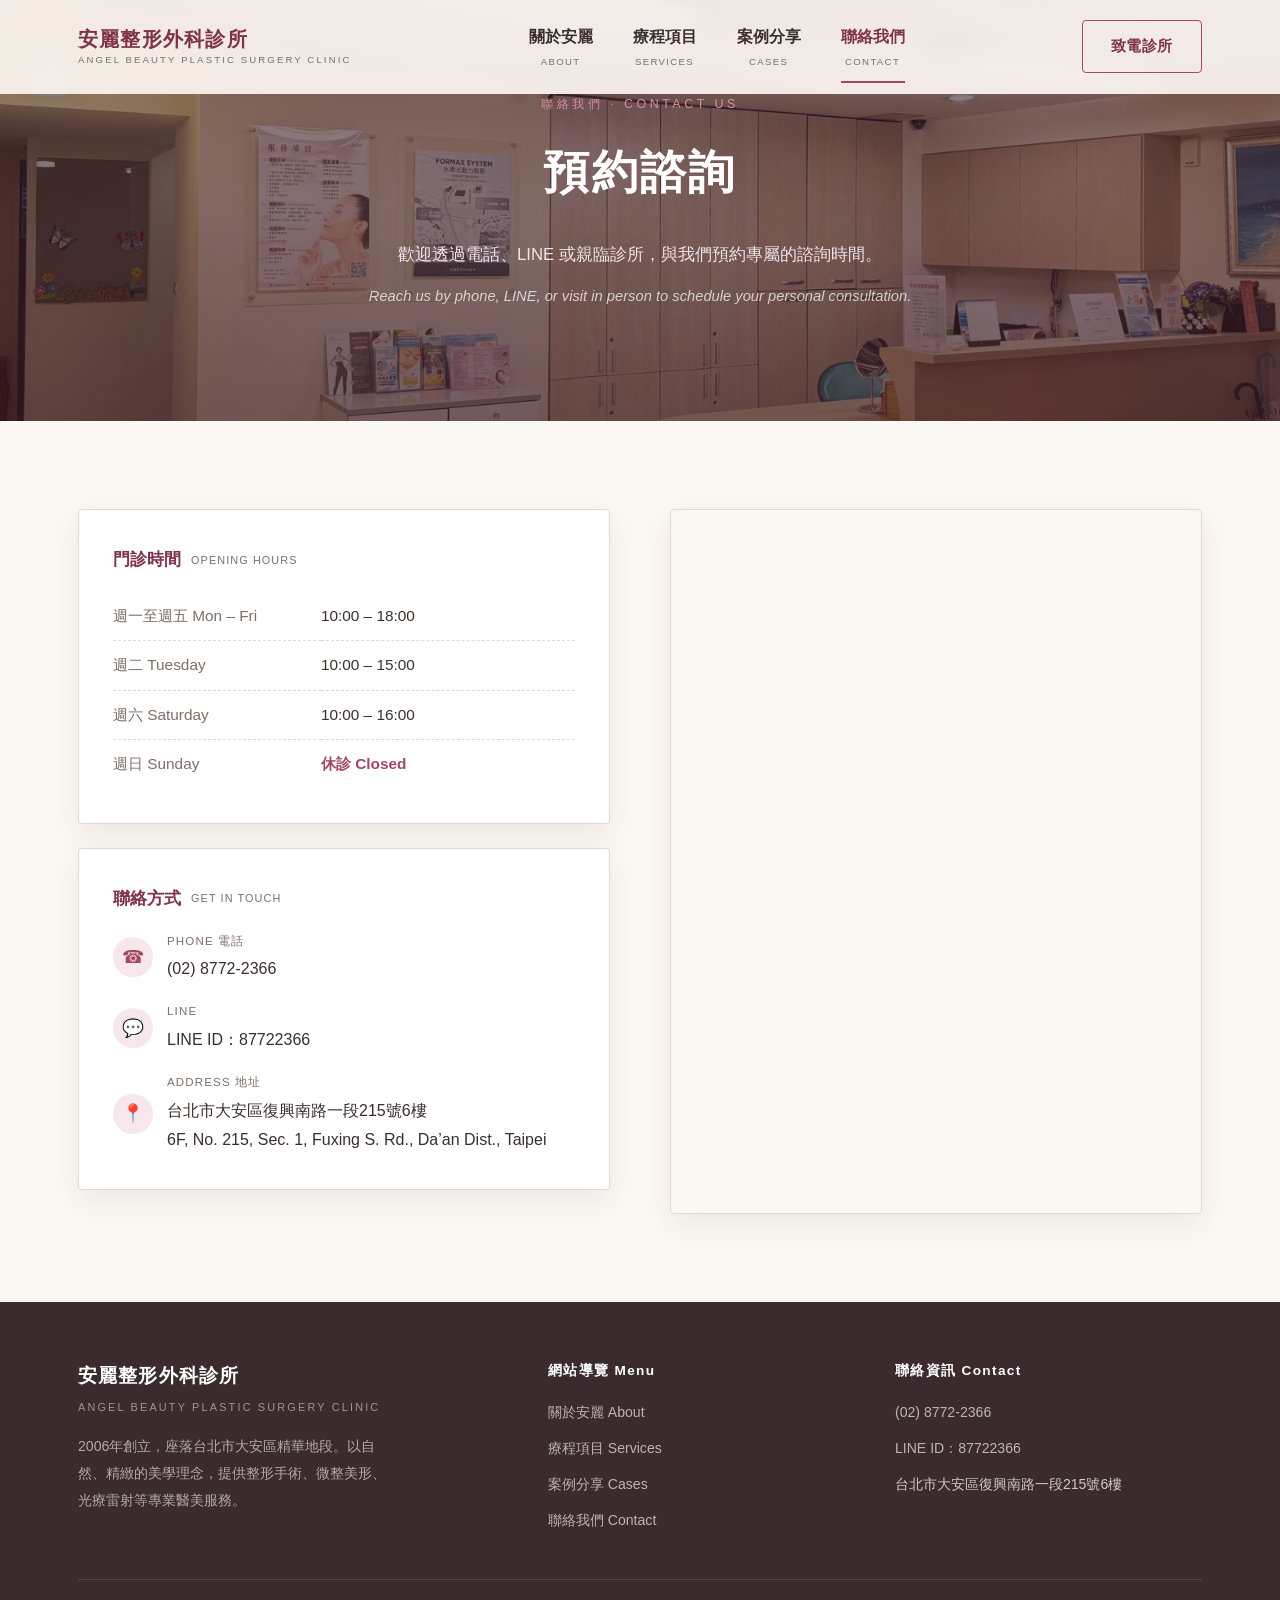
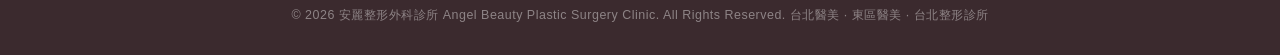
<file: contact.html>
<!DOCTYPE html>
<html lang="zh-Hant">
<head>
<meta charset="UTF-8">
<meta name="viewport" content="width=device-width, initial-scale=1.0">
<title>聯絡我們 Contact｜安麗整形外科診所 - 台北醫美、東區整形</title>
<meta name="description" content="安麗整形外科診所地址：台北市大安區復興南路一段215號6樓。電話 (02)8772-2366，LINE ID：87722366。門診時間週一至週六，歡迎預約諮詢，服務台北醫美、東區醫美患者。">
<meta name="keywords" content="台北醫美, 東區醫美, 台北整形診所, 東區整形, 安麗整形外科診所預約, 復興南路整形診所">
<meta property="og:title" content="聯絡我們｜安麗整形外科診所">
<meta property="og:description" content="台北市大安區復興南路一段215號6樓，歡迎預約諮詢。">
<meta property="og:type" content="website">
<link rel="stylesheet" href="css/style.css">
<script type="application/ld+json">
{
  "@context": "https://schema.org",
  "@type": "MedicalClinic",
  "name": "安麗整形外科診所 Angel Beauty Plastic Surgery Clinic",
  "image": "images/clinic-lounge.jpeg",
  "telephone": "+886-2-8772-2366",
  "address": {
    "@type": "PostalAddress",
    "streetAddress": "復興南路一段215號6樓",
    "addressLocality": "大安區",
    "addressRegion": "台北市",
    "addressCountry": "TW"
  },
  "openingHoursSpecification": [
    { "@type": "OpeningHoursSpecification", "dayOfWeek": ["Monday","Wednesday","Thursday","Friday"], "opens": "10:00", "closes": "18:00" },
    { "@type": "OpeningHoursSpecification", "dayOfWeek": "Tuesday", "opens": "10:00", "closes": "15:00" },
    { "@type": "OpeningHoursSpecification", "dayOfWeek": "Saturday", "opens": "10:00", "closes": "16:00" }
  ]
}
</script>
</head>
<body>

<header class="site-header">
  <div class="nav-inner">
    <a href="index.html" class="brand">
      <span class="zh">安麗整形外科診所</span>
      <span class="en">Angel Beauty Plastic Surgery Clinic</span>
    </a>
    <nav class="nav-links">
      <a href="index.html">關於安麗<span class="en">About</span></a>
      <a href="services.html">療程項目<span class="en">Services</span></a>
      <a href="cases.html">案例分享<span class="en">Cases</span></a>
      <a href="contact.html" class="active">聯絡我們<span class="en">Contact</span></a>
    </nav>
    <div class="nav-cta">
      <a href="tel:0287722366" class="btn btn-outline">致電診所</a>
      <button class="nav-toggle" aria-label="Menu"><span></span><span></span><span></span></button>
    </div>
  </div>
</header>

<section class="hero page-hero">
  <div class="hero-bg" style="background-image:url('images/clinic-reception.jpeg');"></div>
  <div class="hero-content">
    <span class="eyebrow">聯絡我們 · Contact Us</span>
    <h1>預約諮詢</h1>
    <p class="hero-slogan" style="font-size:1.05rem;">
      歡迎透過電話、LINE 或親臨診所，與我們預約專屬的諮詢時間。
      <span class="en">Reach us by phone, LINE, or visit in person to schedule your personal consultation.</span>
    </p>
  </div>
</section>

<section>
  <div class="container">
    <div class="contact-grid">
      <div>
        <div class="contact-card">
          <h3>門診時間 <span class="en">Opening Hours</span></h3>
          <table class="hours-table">
            <tr><td>週一至週五 Mon – Fri</td><td>10:00 – 18:00</td></tr>
            <tr><td>週二 Tuesday</td><td>10:00 – 15:00</td></tr>
            <tr><td>週六 Saturday</td><td>10:00 – 16:00</td></tr>
            <tr><td>週日 Sunday</td><td class="closed">休診 Closed</td></tr>
          </table>
        </div>

        <div class="contact-card">
          <h3>聯絡方式 <span class="en">Get in Touch</span></h3>
          <div class="contact-links">
            <div class="contact-link-item">
              <div class="icon">☎</div>
              <div>
                <span class="label">Phone 電話</span>
                <a href="tel:0287722366">(02) 8772-2366</a>
              </div>
            </div>
            <div class="contact-link-item">
              <div class="icon">💬</div>
              <div>
                <span class="label">LINE</span>
                <a href="https://tinyurl.com/wr8vjxpa" target="_blank" rel="noopener">LINE ID：87722366</a>
              </div>
            </div>
            <div class="contact-link-item">
              <div class="icon">📍</div>
              <div>
                <span class="label">Address 地址</span>
                <span>台北市大安區復興南路一段215號6樓<br>6F, No. 215, Sec. 1, Fuxing S. Rd., Da’an Dist., Taipei</span>
              </div>
            </div>
          </div>
        </div>
      </div>

      <div class="map-wrap">
        <iframe
          src="https://www.google.com/maps?q=%E5%8F%B0%E5%8C%97%E5%B8%82%E5%A4%A7%E5%AE%89%E5%8D%80%E5%BE%A9%E8%88%88%E5%8D%97%E8%B7%AF%E4%B8%80%E6%AE%B5215%E8%99%9F6%E6%A8%93&output=embed"
          allowfullscreen
          loading="lazy"
          referrerpolicy="no-referrer-when-downgrade"
          title="安麗整形外科診所地圖 Angel Beauty Plastic Surgery Clinic Map">
        </iframe>
      </div>
    </div>
  </div>
</section>

<footer class="site-footer">
  <div class="container">
    <div class="footer-grid">
      <div class="footer-brand">
        <div class="zh">安麗整形外科診所</div>
        <div class="en">Angel Beauty Plastic Surgery Clinic</div>
        <p>2006年創立，座落台北市大安區精華地段。以自然、精緻的美學理念，提供整形手術、微整美形、光療雷射等專業醫美服務。</p>
      </div>
      <div class="footer-col">
        <h5>網站導覽 Menu</h5>
        <ul>
          <li><a href="index.html">關於安麗 About</a></li>
          <li><a href="services.html">療程項目 Services</a></li>
          <li><a href="cases.html">案例分享 Cases</a></li>
          <li><a href="contact.html">聯絡我們 Contact</a></li>
        </ul>
      </div>
      <div class="footer-col">
        <h5>聯絡資訊 Contact</h5>
        <ul>
          <li><a href="tel:0287722366">(02) 8772-2366</a></li>
          <li><a href="https://tinyurl.com/wr8vjxpa" target="_blank" rel="noopener">LINE ID：87722366</a></li>
          <li>台北市大安區復興南路一段215號6樓</li>
        </ul>
      </div>
    </div>
    <div class="footer-bottom">
      &copy; 2026 安麗整形外科診所 Angel Beauty Plastic Surgery Clinic. All Rights Reserved. 台北醫美 · 東區醫美 · 台北整形診所
    </div>
  </div>
</footer>

<script src="js/script.js"></script>
</body>
</html>
</file>
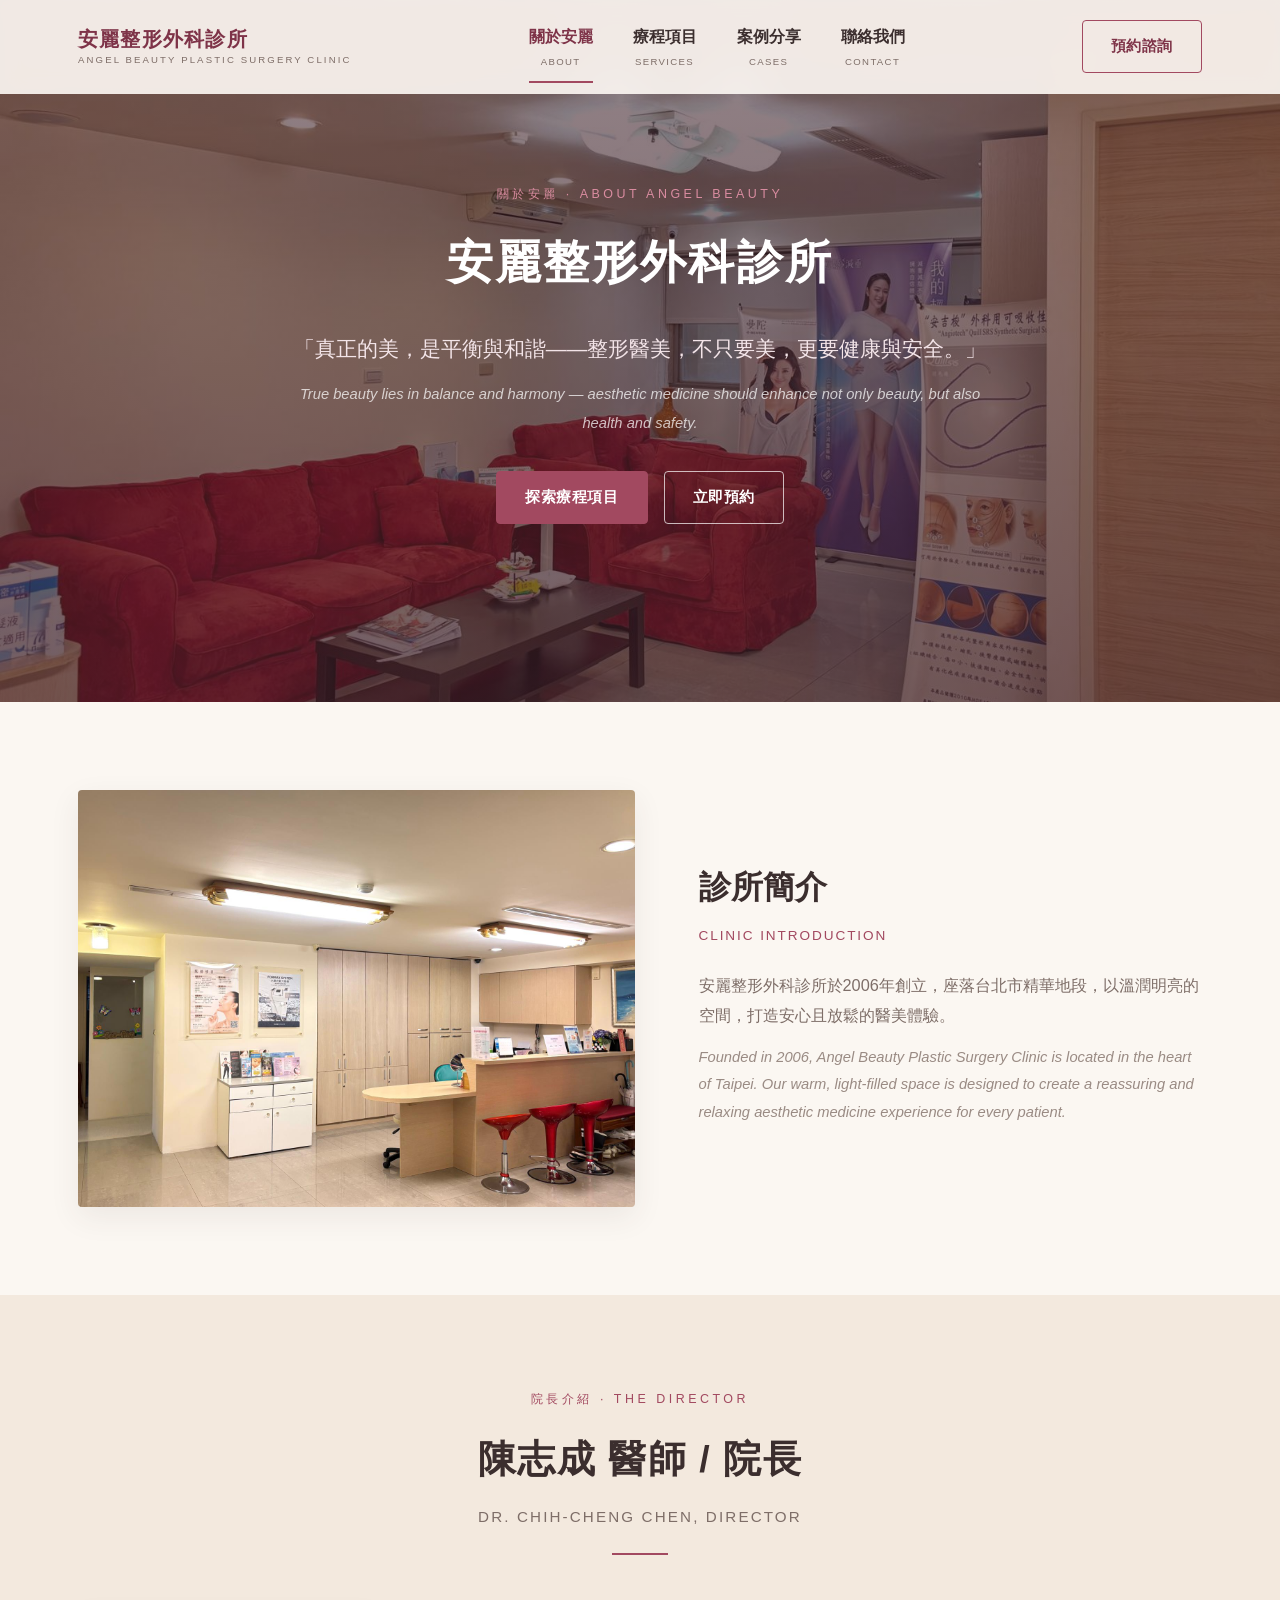
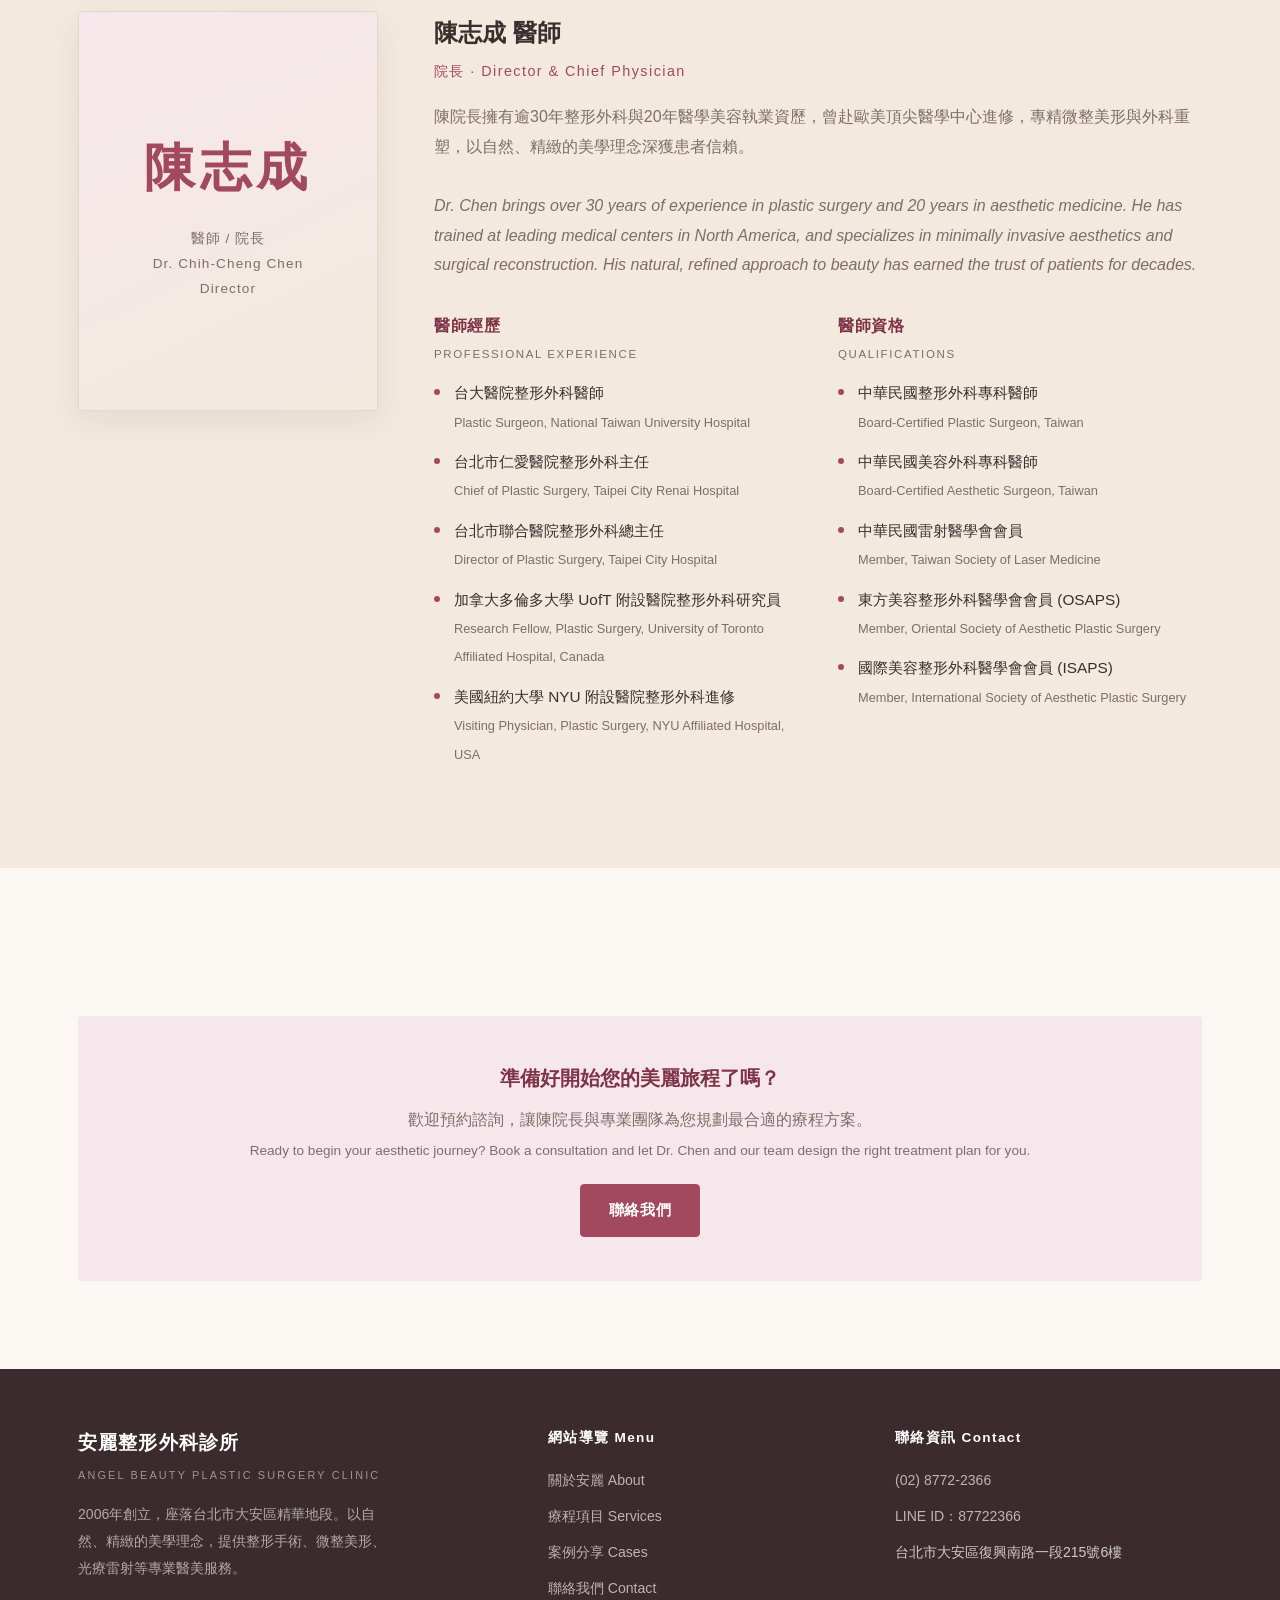
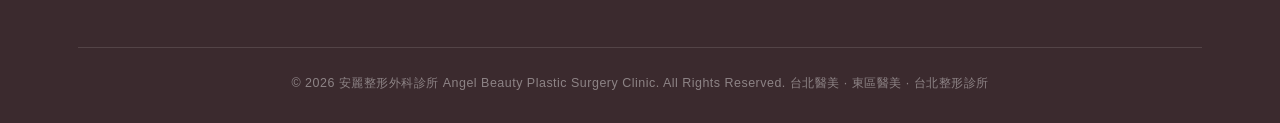
<file: index.html.html>
<!DOCTYPE html>
<html lang="zh-Hant">
<head>
<meta charset="UTF-8">
<meta name="viewport" content="width=device-width, initial-scale=1.0">
<title>關於安麗 About Us｜安麗整形外科診所 - 台北醫美、東區整形</title>
<meta name="description" content="安麗整形外科診所於2006年創立，座落台北市大安區精華地段，由陳志成醫師/院長領軍，擁有逾30年整形外科資歷。提供整形手術、微整美形、光療雷射等專業醫美服務，是台北醫美、東區醫美患者信賴的整形診所。">
<meta name="keywords" content="台北醫美, 東區醫美, 台北整形診所, 東區整形, 安麗整形外科診所, 陳志成醫師">
<meta property="og:title" content="安麗整形外科診所｜台北醫美 東區整形專家">
<meta property="og:description" content="真正的美，是平衡與和諧——整形醫美，不只要美，更要健康與安全。">
<meta property="og:type" content="website">
<meta property="og:image" content="images/clinic-lounge.jpeg">
<link rel="stylesheet" href="css/style.css">
</head>
<body>

<header class="site-header">
  <div class="nav-inner">
    <a href="index.html" class="brand">
      <span class="zh">安麗整形外科診所</span>
      <span class="en">Angel Beauty Plastic Surgery Clinic</span>
    </a>
    <nav class="nav-links">
      <a href="index.html" class="active">關於安麗<span class="en">About</span></a>
      <a href="services.html">療程項目<span class="en">Services</span></a>
      <a href="cases.html">案例分享<span class="en">Cases</span></a>
      <a href="contact.html">聯絡我們<span class="en">Contact</span></a>
    </nav>
    <div class="nav-cta">
      <a href="contact.html" class="btn btn-outline">預約諮詢</a>
      <button class="nav-toggle" aria-label="Menu"><span></span><span></span><span></span></button>
    </div>
  </div>
</header>

<section class="hero">
  <div class="hero-bg" style="background-image:url('images/clinic-lounge.jpeg');"></div>
  <div class="hero-content">
    <span class="eyebrow">關於安麗 · About Angel Beauty</span>
    <h1>安麗整形外科診所</h1>
    <p class="hero-slogan">
      「真正的美，是平衡與和諧——整形醫美，不只要美，更要健康與安全。」
      <span class="en">True beauty lies in balance and harmony — aesthetic medicine should enhance not only beauty, but also health and safety.</span>
    </p>
    <div class="hero-actions">
      <a href="services.html" class="btn btn-primary">探索療程項目</a>
      <a href="contact.html" class="btn btn-outline">立即預約</a>
    </div>
  </div>
</section>

<section>
  <div class="container">
    <div class="intro-grid">
      <div class="img-wrap">
        <img src="images/clinic-reception.jpeg" alt="安麗整形外科診所接待櫃檯 Angel Beauty Plastic Surgery Clinic reception area">
      </div>
      <div class="intro-text">
        <h2>診所簡介</h2>
        <span class="en">Clinic Introduction</span>
        <p>安麗整形外科診所於2006年創立，座落台北市精華地段，以溫潤明亮的空間，打造安心且放鬆的醫美體驗。</p>
        <p class="en-body">Founded in 2006, Angel Beauty Plastic Surgery Clinic is located in the heart of Taipei. Our warm, light-filled space is designed to create a reassuring and relaxing aesthetic medicine experience for every patient.</p>
      </div>
    </div>
  </div>
</section>

<section class="section-alt">
  <div class="container">
    <div class="section-head">
      <span class="eyebrow">院長介紹 · The Director</span>
      <h2>陳志成 醫師 / 院長<span class="en">Dr. Chih-Cheng Chen, Director</span></h2>
      <div class="rule"></div>
    </div>

    <div class="doctor-section">
      <div class="doctor-portrait">
        <div>
          <div class="initials">陳志成</div>
          <div class="role">醫師 / 院長<br>Dr. Chih-Cheng Chen<br>Director</div>
        </div>
      </div>

      <div>
        <div class="doctor-name">
          <h3>陳志成 醫師</h3>
          <span class="title">院長 · Director &amp; Chief Physician</span>
        </div>
        <p class="doctor-bio">
          陳院長擁有逾30年整形外科與20年醫學美容執業資歷，曾赴歐美頂尖醫學中心進修，專精微整美形與外科重塑，以自然、精緻的美學理念深獲患者信賴。
          <br><br>
          <em>Dr. Chen brings over 30 years of experience in plastic surgery and 20 years in aesthetic medicine. He has trained at leading medical centers in North America, and specializes in minimally invasive aesthetics and surgical reconstruction. His natural, refined approach to beauty has earned the trust of patients for decades.</em>
        </p>

        <div class="cred-columns">
          <div class="cred-block">
            <h4>醫師經歷</h4>
            <span class="en">Professional Experience</span>
            <ul>
              <li>台大醫院整形外科醫師<br><small style="color:var(--color-text-muted);">Plastic Surgeon, National Taiwan University Hospital</small></li>
              <li>台北市仁愛醫院整形外科主任<br><small style="color:var(--color-text-muted);">Chief of Plastic Surgery, Taipei City Renai Hospital</small></li>
              <li>台北市聯合醫院整形外科總主任<br><small style="color:var(--color-text-muted);">Director of Plastic Surgery, Taipei City Hospital</small></li>
              <li>加拿大多倫多大學 UofT 附設醫院整形外科研究員<br><small style="color:var(--color-text-muted);">Research Fellow, Plastic Surgery, University of Toronto Affiliated Hospital, Canada</small></li>
              <li>美國紐約大學 NYU 附設醫院整形外科進修<br><small style="color:var(--color-text-muted);">Visiting Physician, Plastic Surgery, NYU Affiliated Hospital, USA</small></li>
            </ul>
          </div>

          <div class="cred-block">
            <h4>醫師資格</h4>
            <span class="en">Qualifications</span>
            <ul>
              <li>中華民國整形外科專科醫師<br><small style="color:var(--color-text-muted);">Board-Certified Plastic Surgeon, Taiwan</small></li>
              <li>中華民國美容外科專科醫師<br><small style="color:var(--color-text-muted);">Board-Certified Aesthetic Surgeon, Taiwan</small></li>
              <li>中華民國雷射醫學會會員<br><small style="color:var(--color-text-muted);">Member, Taiwan Society of Laser Medicine</small></li>
              <li>東方美容整形外科醫學會會員 (OSAPS)<br><small style="color:var(--color-text-muted);">Member, Oriental Society of Aesthetic Plastic Surgery</small></li>
              <li>國際美容整形外科醫學會會員 (ISAPS)<br><small style="color:var(--color-text-muted);">Member, International Society of Aesthetic Plastic Surgery</small></li>
            </ul>
          </div>
        </div>
      </div>
    </div>
  </div>
</section>

<section>
  <div class="container">
    <div class="cases-cta" style="text-align:center;">
      <h3>準備好開始您的美麗旅程了嗎？</h3>
      <p>歡迎預約諮詢，讓陳院長與專業團隊為您規劃最合適的療程方案。<br><span style="font-size:0.85rem;">Ready to begin your aesthetic journey? Book a consultation and let Dr. Chen and our team design the right treatment plan for you.</span></p>
      <a href="contact.html" class="btn btn-primary">聯絡我們</a>
    </div>
  </div>
</section>

<footer class="site-footer">
  <div class="container">
    <div class="footer-grid">
      <div class="footer-brand">
        <div class="zh">安麗整形外科診所</div>
        <div class="en">Angel Beauty Plastic Surgery Clinic</div>
        <p>2006年創立，座落台北市大安區精華地段。以自然、精緻的美學理念，提供整形手術、微整美形、光療雷射等專業醫美服務。</p>
      </div>
      <div class="footer-col">
        <h5>網站導覽 Menu</h5>
        <ul>
          <li><a href="index.html">關於安麗 About</a></li>
          <li><a href="services.html">療程項目 Services</a></li>
          <li><a href="cases.html">案例分享 Cases</a></li>
          <li><a href="contact.html">聯絡我們 Contact</a></li>
        </ul>
      </div>
      <div class="footer-col">
        <h5>聯絡資訊 Contact</h5>
        <ul>
          <li><a href="tel:0287722366">(02) 8772-2366</a></li>
          <li><a href="https://tinyurl.com/wr8vjxpa" target="_blank" rel="noopener">LINE ID：87722366</a></li>
          <li>台北市大安區復興南路一段215號6樓</li>
        </ul>
      </div>
    </div>
    <div class="footer-bottom">
      &copy; 2026 安麗整形外科診所 Angel Beauty Plastic Surgery Clinic. All Rights Reserved. 台北醫美 · 東區醫美 · 台北整形診所
    </div>
  </div>
</footer>

<script src="js/script.js"></script>
</body>
</html>
</file>
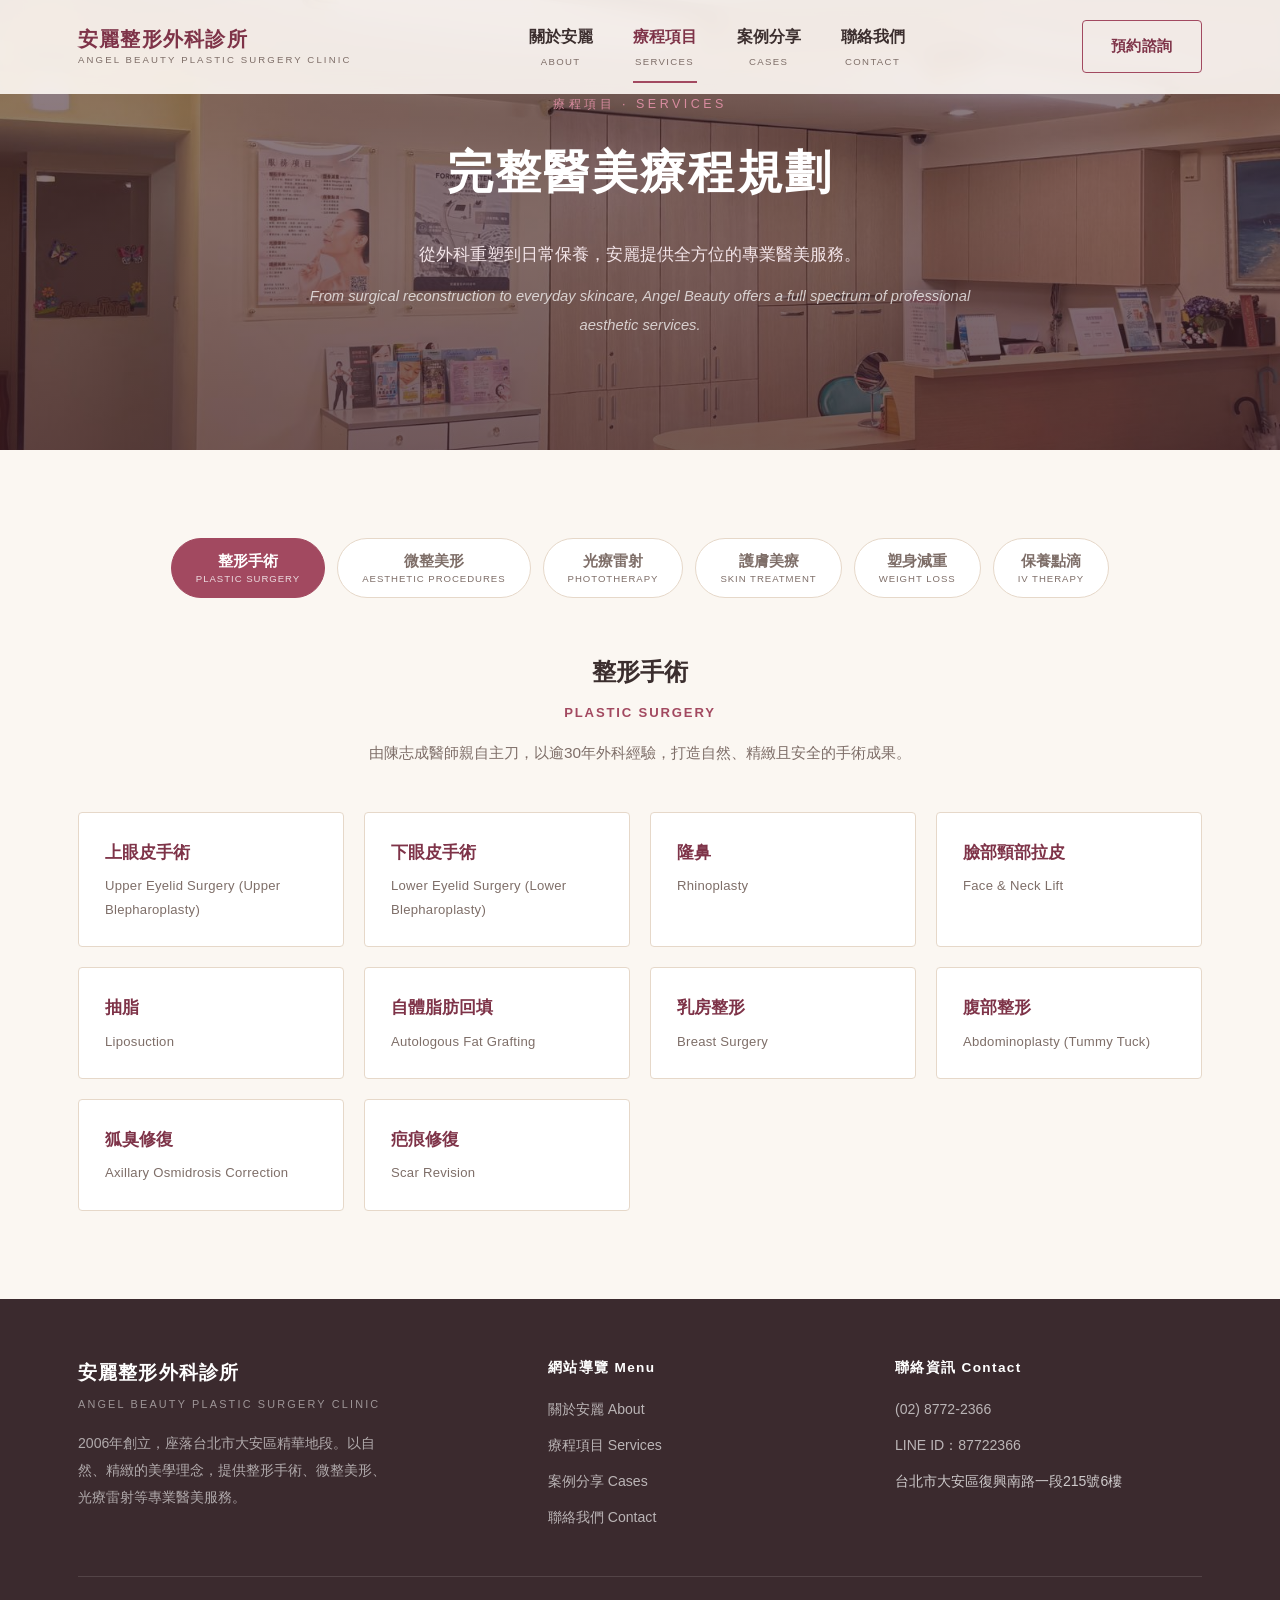
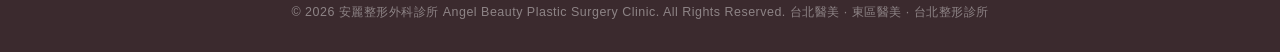
<file: services.html>
<!DOCTYPE html>
<html lang="zh-Hant">
<head>
<meta charset="UTF-8">
<meta name="viewport" content="width=device-width, initial-scale=1.0">
<title>療程項目 Services｜安麗整形外科診所 - 台北醫美、東區整形</title>
<meta name="description" content="安麗整形外科診所提供整形手術、微整美形、光療雷射、護膚美療、塑身減重與保養點滴等完整醫美療程，由陳志成醫師領軍，服務台北醫美、東區醫美患者。">
<meta name="keywords" content="台北醫美, 東區醫美, 台北整形診所, 東區整形, 整形手術, 微整美形, 光療雷射, 塑身減重">
<meta property="og:title" content="療程項目｜安麗整形外科診所">
<meta property="og:description" content="整形手術、微整美形、光療雷射、護膚美療、塑身減重、保養點滴——完整醫美療程一次滿足。">
<meta property="og:type" content="website">
<link rel="stylesheet" href="css/style.css">
</head>
<body>

<header class="site-header">
  <div class="nav-inner">
    <a href="index.html" class="brand">
      <span class="zh">安麗整形外科診所</span>
      <span class="en">Angel Beauty Plastic Surgery Clinic</span>
    </a>
    <nav class="nav-links">
      <a href="index.html">關於安麗<span class="en">About</span></a>
      <a href="services.html" class="active">療程項目<span class="en">Services</span></a>
      <a href="cases.html">案例分享<span class="en">Cases</span></a>
      <a href="contact.html">聯絡我們<span class="en">Contact</span></a>
    </nav>
    <div class="nav-cta">
      <a href="contact.html" class="btn btn-outline">預約諮詢</a>
      <button class="nav-toggle" aria-label="Menu"><span></span><span></span><span></span></button>
    </div>
  </div>
</header>

<section class="hero page-hero">
  <div class="hero-bg" style="background-image:url('images/clinic-reception.jpeg');"></div>
  <div class="hero-content">
    <span class="eyebrow">療程項目 · Services</span>
    <h1>完整醫美療程規劃</h1>
    <p class="hero-slogan" style="font-size:1.05rem;">
      從外科重塑到日常保養，安麗提供全方位的專業醫美服務。
      <span class="en">From surgical reconstruction to everyday skincare, Angel Beauty offers a full spectrum of professional aesthetic services.</span>
    </p>
  </div>
</section>

<section>
  <div class="container">
    <div class="tabs-nav">
      <button class="tab-btn active" data-tab="surgery">整形手術<span class="en">Plastic Surgery</span></button>
      <button class="tab-btn" data-tab="aesthetic">微整美形<span class="en">Aesthetic Procedures</span></button>
      <button class="tab-btn" data-tab="laser">光療雷射<span class="en">Phototherapy</span></button>
      <button class="tab-btn" data-tab="skin">護膚美療<span class="en">Skin Treatment</span></button>
      <button class="tab-btn" data-tab="weight">塑身減重<span class="en">Weight Loss</span></button>
      <button class="tab-btn" data-tab="iv">保養點滴<span class="en">IV Therapy</span></button>
    </div>

    <!-- 整形手術 Plastic Surgery -->
    <div class="tab-panel active" id="surgery">
      <div class="panel-head">
        <h3>整形手術<span class="en">Plastic Surgery</span></h3>
        <p>由陳志成醫師親自主刀，以逾30年外科經驗，打造自然、精緻且安全的手術成果。</p>
      </div>
      <div class="treatment-grid">
        <div class="treatment-card"><h4>上眼皮手術</h4><div class="en">Upper Eyelid Surgery (Upper Blepharoplasty)</div></div>
        <div class="treatment-card"><h4>下眼皮手術</h4><div class="en">Lower Eyelid Surgery (Lower Blepharoplasty)</div></div>
        <div class="treatment-card"><h4>隆鼻</h4><div class="en">Rhinoplasty</div></div>
        <div class="treatment-card"><h4>臉部頸部拉皮</h4><div class="en">Face &amp; Neck Lift</div></div>
        <div class="treatment-card"><h4>抽脂</h4><div class="en">Liposuction</div></div>
        <div class="treatment-card"><h4>自體脂肪回填</h4><div class="en">Autologous Fat Grafting</div></div>
        <div class="treatment-card"><h4>乳房整形</h4><div class="en">Breast Surgery</div></div>
        <div class="treatment-card"><h4>腹部整形</h4><div class="en">Abdominoplasty (Tummy Tuck)</div></div>
        <div class="treatment-card"><h4>狐臭修復</h4><div class="en">Axillary Osmidrosis Correction</div></div>
        <div class="treatment-card"><h4>疤痕修復</h4><div class="en">Scar Revision</div></div>
      </div>
    </div>

    <!-- 微整美形 Aesthetic Procedures -->
    <div class="tab-panel" id="aesthetic">
      <div class="panel-head">
        <h3>微整美形<span class="en">Aesthetic Procedures</span></h3>
        <p>免動刀的精緻美形選擇，針對輪廓、皺紋與膚質進行細膩調整。</p>
      </div>
      <div class="treatment-grid">
        <div class="treatment-card"><h4>埋線（鼻、眉、臉頰）</h4><div class="en">PDO Thread Lift (Nose / Brow / Cheek)</div></div>
        <div class="treatment-card"><h4>輪廓／皺紋修飾</h4><div class="en">Contour &amp; Wrinkle Refinement — Botox, Hyaluronic Acid Fillers, Lipolytic Injections, Sculptra, Elasty</div></div>
        <div class="treatment-card"><h4>膚質改善</h4><div class="en">Skin Quality Enhancement — Water Glow Injection, Micro-needle RF, Dermabrasion</div></div>
      </div>
    </div>

    <!-- 光療雷射 Phototherapy -->
    <div class="tab-panel" id="laser">
      <div class="panel-head">
        <h3>光療雷射<span class="en">Phototherapy &amp; Laser</span></h3>
        <p>運用先進雷射與能量儀器，改善膚質、緊緻輪廓、雕塑曲線。</p>
      </div>
      <div class="treatment-grid">
        <div class="treatment-card"><h4>柔膚雷射</h4><div class="en">Skin Rejuvenation Laser</div></div>
        <div class="treatment-card"><h4>脈衝光</h4><div class="en">IPL (Intense Pulsed Light)</div></div>
        <div class="treatment-card"><h4>音波拉提</h4><div class="en">HIFU Sonic Lifting</div></div>
        <div class="treatment-card"><h4>溶脂</h4><div class="en">Laser Lipolysis</div></div>
      </div>
    </div>

    <!-- 護膚美療 Skin Treatment -->
    <div class="tab-panel" id="skin">
      <div class="panel-head">
        <h3>護膚美療<span class="en">Skin Treatment</span></h3>
        <p>日常膚況管理，維持肌膚清透、緊緻與健康光澤。</p>
      </div>
        <figure class="chart-figure">
          <h4>護膚美療療程效果一覽表</h4>
          <a href="images/skin-treatment-chart.webp" target="_blank" rel="noopener">
            <img src="images/skin-treatment-chart.webp" loading="lazy" alt="...">
          </a>
          </figure>
      </div>
    </div>

    <!-- 塑身減重 Weight Loss -->
    <div class="tab-panel" id="weight">
      <div class="panel-head">
        <h3>塑身減重<span class="en">Weight Loss Treatment</span></h3>
        <p>專業醫師評估搭配藥物治療，安全有效地達成體態目標。</p>
      </div>
      <div class="treatment-grid">
        <div class="treatment-card"><h4>猛健樂 Mounjaro 注射筆</h4><div class="en">Mounjaro Injection Pen</div></div>
        <div class="treatment-card"><h4>週纖達 Wegovy 注射筆</h4><div class="en">Wegovy Injection Pen</div></div>
        <div class="treatment-card"><h4>康纖芙 Contrave 口服藥</h4><div class="en">Contrave Oral Medication</div></div>
      </div>
    </div>

    <!-- 保養點滴 IV Therapy -->
    <div class="tab-panel" id="iv">
      <div class="panel-head">
        <h3>保養點滴<span class="en">IV Therapy</span></h3>
        <p>依個人需求量身調配，由內而外調理體質與肌膚狀態。</p>
      </div>
      <div class="treatment-grid">
        <div class="treatment-card"><h4>術後修復點滴</h4><div class="en">Post-Surgical Recovery IV Drip</div></div>
        <div class="treatment-card"><h4>美白亮膚點滴</h4><div class="en">Whitening &amp; Brightening IV Drip</div></div>
        <div class="treatment-card"><h4>活力養身點滴</h4><div class="en">Vitality &amp; Wellness IV Drip</div></div>
        <div class="treatment-card"><h4>血路通暢點滴</h4><div class="en">Circulation Support IV Drip</div></div>
      </div>
      <p class="panel-note">更多品項歡迎親洽診所諮詢 &nbsp;·&nbsp; <a href="contact.html">More options available — please contact us to consult</a></p>
    </div>

  </div>
</section>

<footer class="site-footer">
  <div class="container">
    <div class="footer-grid">
      <div class="footer-brand">
        <div class="zh">安麗整形外科診所</div>
        <div class="en">Angel Beauty Plastic Surgery Clinic</div>
        <p>2006年創立，座落台北市大安區精華地段。以自然、精緻的美學理念，提供整形手術、微整美形、光療雷射等專業醫美服務。</p>
      </div>
      <div class="footer-col">
        <h5>網站導覽 Menu</h5>
        <ul>
          <li><a href="index.html">關於安麗 About</a></li>
          <li><a href="services.html">療程項目 Services</a></li>
          <li><a href="cases.html">案例分享 Cases</a></li>
          <li><a href="contact.html">聯絡我們 Contact</a></li>
        </ul>
      </div>
      <div class="footer-col">
        <h5>聯絡資訊 Contact</h5>
        <ul>
          <li><a href="tel:0287722366">(02) 8772-2366</a></li>
          <li><a href="https://tinyurl.com/wr8vjxpa" target="_blank" rel="noopener">LINE ID：87722366</a></li>
          <li>台北市大安區復興南路一段215號6樓</li>
        </ul>
      </div>
    </div>
    <div class="footer-bottom">
      &copy; 2026 安麗整形外科診所 Angel Beauty Plastic Surgery Clinic. All Rights Reserved. 台北醫美 · 東區醫美 · 台北整形診所
    </div>
  </div>
</footer>

<script src="js/script.js"></script>
</body>
</html>
</file>
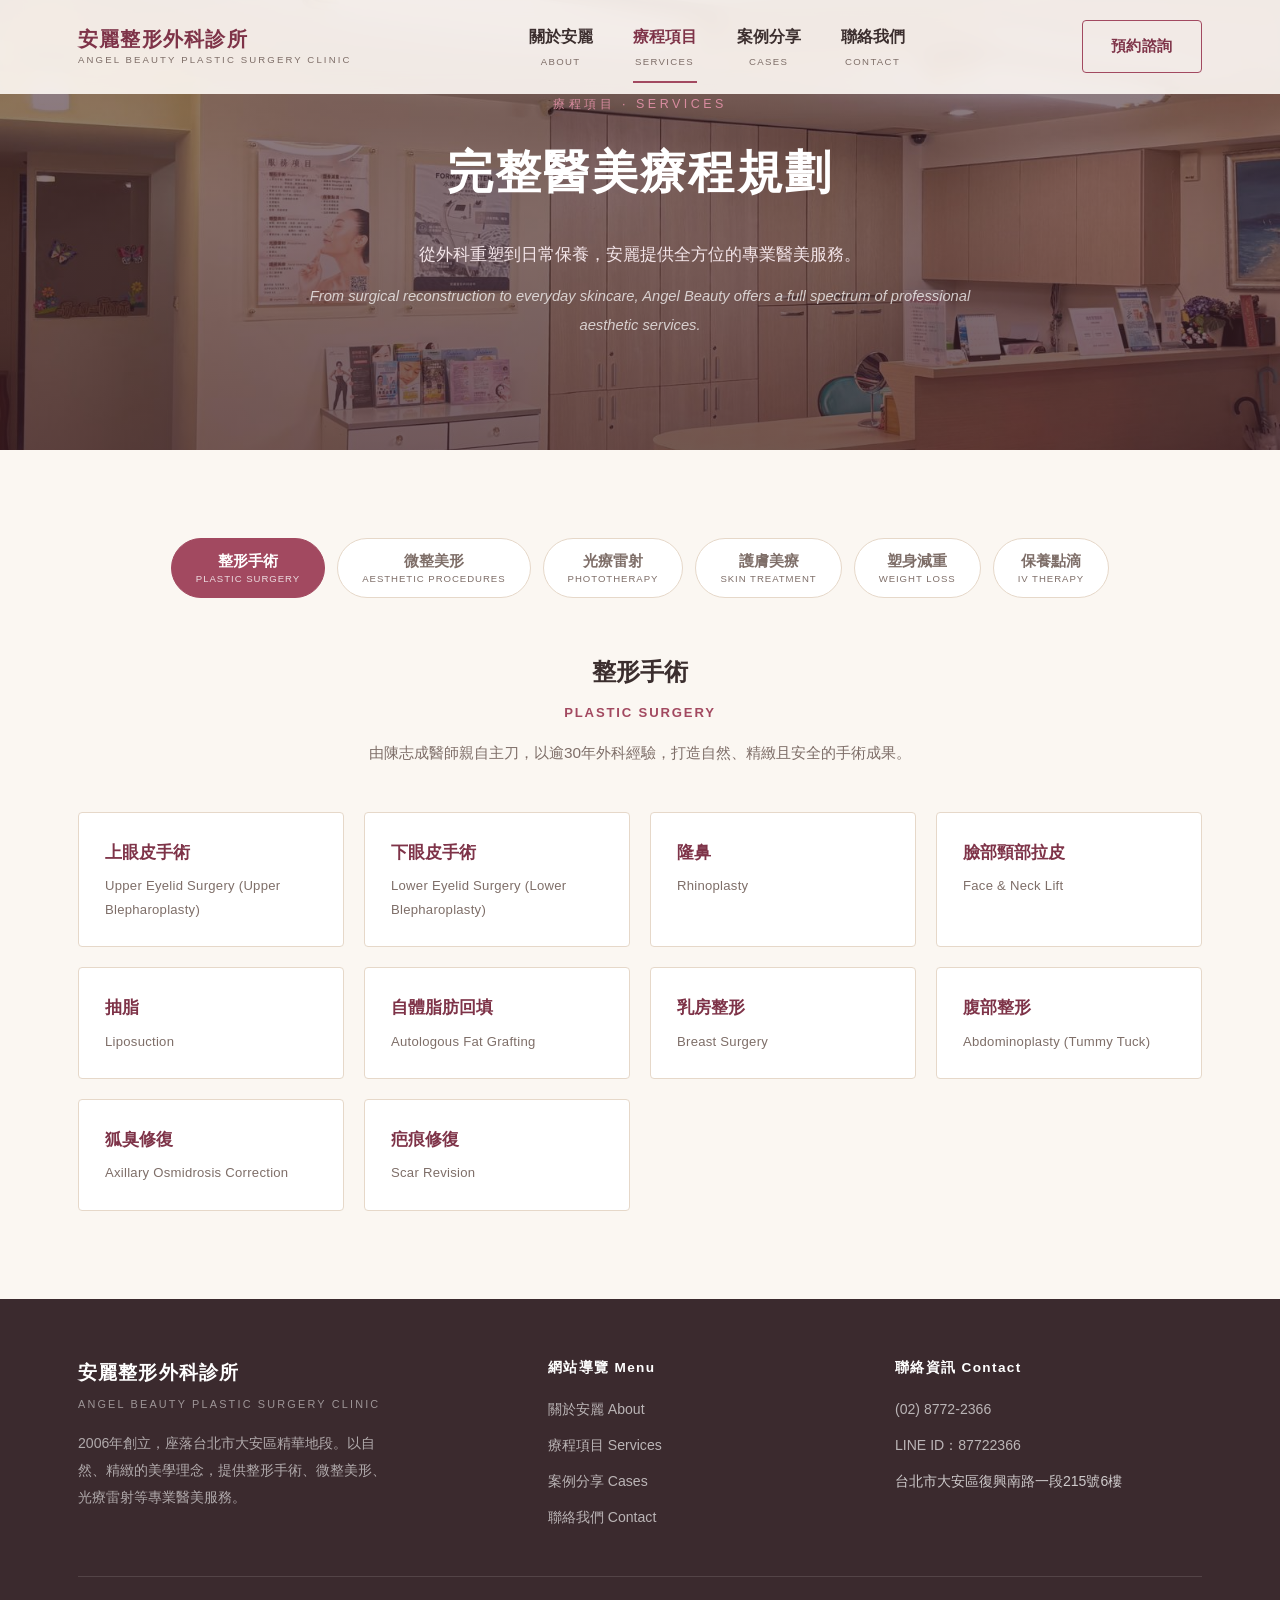
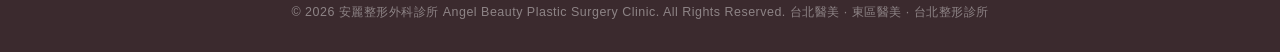
<file: services.html.html>
<!DOCTYPE html>
<html lang="zh-Hant">
<head>
<meta charset="UTF-8">
<meta name="viewport" content="width=device-width, initial-scale=1.0">
<title>療程項目 Services｜安麗整形外科診所 - 台北醫美、東區整形</title>
<meta name="description" content="安麗整形外科診所提供整形手術、微整美形、光療雷射、護膚美療、塑身減重與保養點滴等完整醫美療程，由陳志成醫師領軍，服務台北醫美、東區醫美患者。">
<meta name="keywords" content="台北醫美, 東區醫美, 台北整形診所, 東區整形, 整形手術, 微整美形, 光療雷射, 塑身減重">
<meta property="og:title" content="療程項目｜安麗整形外科診所">
<meta property="og:description" content="整形手術、微整美形、光療雷射、護膚美療、塑身減重、保養點滴——完整醫美療程一次滿足。">
<meta property="og:type" content="website">
<link rel="stylesheet" href="css/style.css">
</head>
<body>

<header class="site-header">
  <div class="nav-inner">
    <a href="index.html" class="brand">
      <span class="zh">安麗整形外科診所</span>
      <span class="en">Angel Beauty Plastic Surgery Clinic</span>
    </a>
    <nav class="nav-links">
      <a href="index.html">關於安麗<span class="en">About</span></a>
      <a href="services.html" class="active">療程項目<span class="en">Services</span></a>
      <a href="cases.html">案例分享<span class="en">Cases</span></a>
      <a href="contact.html">聯絡我們<span class="en">Contact</span></a>
    </nav>
    <div class="nav-cta">
      <a href="contact.html" class="btn btn-outline">預約諮詢</a>
      <button class="nav-toggle" aria-label="Menu"><span></span><span></span><span></span></button>
    </div>
  </div>
</header>

<section class="hero page-hero">
  <div class="hero-bg" style="background-image:url('images/clinic-reception.jpeg');"></div>
  <div class="hero-content">
    <span class="eyebrow">療程項目 · Services</span>
    <h1>完整醫美療程規劃</h1>
    <p class="hero-slogan" style="font-size:1.05rem;">
      從外科重塑到日常保養，安麗提供全方位的專業醫美服務。
      <span class="en">From surgical reconstruction to everyday skincare, Angel Beauty offers a full spectrum of professional aesthetic services.</span>
    </p>
  </div>
</section>

<section>
  <div class="container">
    <div class="tabs-nav">
      <button class="tab-btn active" data-tab="surgery">整形手術<span class="en">Plastic Surgery</span></button>
      <button class="tab-btn" data-tab="aesthetic">微整美形<span class="en">Aesthetic Procedures</span></button>
      <button class="tab-btn" data-tab="laser">光療雷射<span class="en">Phototherapy</span></button>
      <button class="tab-btn" data-tab="skin">護膚美療<span class="en">Skin Treatment</span></button>
      <button class="tab-btn" data-tab="weight">塑身減重<span class="en">Weight Loss</span></button>
      <button class="tab-btn" data-tab="iv">保養點滴<span class="en">IV Therapy</span></button>
    </div>

    <!-- 整形手術 Plastic Surgery -->
    <div class="tab-panel active" id="surgery">
      <div class="panel-head">
        <h3>整形手術<span class="en">Plastic Surgery</span></h3>
        <p>由陳志成醫師親自主刀，以逾30年外科經驗，打造自然、精緻且安全的手術成果。</p>
      </div>
      <div class="treatment-grid">
        <div class="treatment-card"><h4>上眼皮手術</h4><div class="en">Upper Eyelid Surgery (Upper Blepharoplasty)</div></div>
        <div class="treatment-card"><h4>下眼皮手術</h4><div class="en">Lower Eyelid Surgery (Lower Blepharoplasty)</div></div>
        <div class="treatment-card"><h4>隆鼻</h4><div class="en">Rhinoplasty</div></div>
        <div class="treatment-card"><h4>臉部頸部拉皮</h4><div class="en">Face &amp; Neck Lift</div></div>
        <div class="treatment-card"><h4>抽脂</h4><div class="en">Liposuction</div></div>
        <div class="treatment-card"><h4>自體脂肪回填</h4><div class="en">Autologous Fat Grafting</div></div>
        <div class="treatment-card"><h4>乳房整形</h4><div class="en">Breast Surgery</div></div>
        <div class="treatment-card"><h4>腹部整形</h4><div class="en">Abdominoplasty (Tummy Tuck)</div></div>
        <div class="treatment-card"><h4>狐臭修復</h4><div class="en">Axillary Osmidrosis Correction</div></div>
        <div class="treatment-card"><h4>疤痕修復</h4><div class="en">Scar Revision</div></div>
      </div>
    </div>

    <!-- 微整美形 Aesthetic Procedures -->
    <div class="tab-panel" id="aesthetic">
      <div class="panel-head">
        <h3>微整美形<span class="en">Aesthetic Procedures</span></h3>
        <p>免動刀的精緻美形選擇，針對輪廓、皺紋與膚質進行細膩調整。</p>
      </div>
      <div class="treatment-grid">
        <div class="treatment-card"><h4>埋線（鼻、眉、臉頰）</h4><div class="en">PDO Thread Lift (Nose / Brow / Cheek)</div></div>
        <div class="treatment-card"><h4>輪廓／皺紋修飾</h4><div class="en">Contour &amp; Wrinkle Refinement — Botox, Hyaluronic Acid Fillers, Lipolytic Injections, Sculptra, Elasty</div></div>
        <div class="treatment-card"><h4>膚質改善</h4><div class="en">Skin Quality Enhancement — Water Glow Injection, Micro-needle RF, Dermabrasion</div></div>
      </div>
    </div>

    <!-- 光療雷射 Phototherapy -->
    <div class="tab-panel" id="laser">
      <div class="panel-head">
        <h3>光療雷射<span class="en">Phototherapy &amp; Laser</span></h3>
        <p>運用先進雷射與能量儀器，改善膚質、緊緻輪廓、雕塑曲線。</p>
      </div>
      <div class="treatment-grid">
        <div class="treatment-card"><h4>柔膚雷射</h4><div class="en">Skin Rejuvenation Laser</div></div>
        <div class="treatment-card"><h4>脈衝光</h4><div class="en">IPL (Intense Pulsed Light)</div></div>
        <div class="treatment-card"><h4>音波拉提</h4><div class="en">HIFU Sonic Lifting</div></div>
        <div class="treatment-card"><h4>溶脂</h4><div class="en">Laser Lipolysis</div></div>
      </div>
    </div>

    <!-- 護膚美療 Skin Treatment -->
    <div class="tab-panel" id="skin">
      <div class="panel-head">
        <h3>護膚美療<span class="en">Skin Treatment</span></h3>
        <p>日常膚況管理，維持肌膚清透、緊緻與健康光澤。</p>
      </div>
      <div class="treatment-grid">
        <div class="treatment-card"><h4>美白／抗痘超聲波</h4><div class="en">Whitening / Anti-Acne Ultrasound Therapy</div></div>
        <div class="treatment-card"><h4>杏仁酸煥膚</h4><div class="en">Mandelic Acid Peel</div></div>
        <div class="treatment-card"><h4>微針拋光</h4><div class="en">Micro-needle Polishing</div></div>
      </div>
    </div>

    <!-- 塑身減重 Weight Loss -->
    <div class="tab-panel" id="weight">
      <div class="panel-head">
        <h3>塑身減重<span class="en">Weight Loss Treatment</span></h3>
        <p>專業醫師評估搭配藥物治療，安全有效地達成體態目標。</p>
      </div>
      <div class="treatment-grid">
        <div class="treatment-card"><h4>猛健樂 Mounjaro 注射筆</h4><div class="en">Mounjaro Injection Pen</div></div>
        <div class="treatment-card"><h4>週纖達 Wegovy 注射筆</h4><div class="en">Wegovy Injection Pen</div></div>
        <div class="treatment-card"><h4>康纖芙 Contrave 口服藥</h4><div class="en">Contrave Oral Medication</div></div>
      </div>
    </div>

    <!-- 保養點滴 IV Therapy -->
    <div class="tab-panel" id="iv">
      <div class="panel-head">
        <h3>保養點滴<span class="en">IV Therapy</span></h3>
        <p>依個人需求量身調配，由內而外調理體質與肌膚狀態。</p>
      </div>
      <div class="treatment-grid">
        <div class="treatment-card"><h4>術後修復點滴</h4><div class="en">Post-Surgical Recovery IV Drip</div></div>
        <div class="treatment-card"><h4>美白亮膚點滴</h4><div class="en">Whitening &amp; Brightening IV Drip</div></div>
        <div class="treatment-card"><h4>活力養身點滴</h4><div class="en">Vitality &amp; Wellness IV Drip</div></div>
        <div class="treatment-card"><h4>血路通暢點滴</h4><div class="en">Circulation Support IV Drip</div></div>
      </div>
      <p class="panel-note">更多品項歡迎親洽診所諮詢 &nbsp;·&nbsp; <a href="contact.html">More options available — please contact us to consult</a></p>
    </div>

  </div>
</section>

<footer class="site-footer">
  <div class="container">
    <div class="footer-grid">
      <div class="footer-brand">
        <div class="zh">安麗整形外科診所</div>
        <div class="en">Angel Beauty Plastic Surgery Clinic</div>
        <p>2006年創立，座落台北市大安區精華地段。以自然、精緻的美學理念，提供整形手術、微整美形、光療雷射等專業醫美服務。</p>
      </div>
      <div class="footer-col">
        <h5>網站導覽 Menu</h5>
        <ul>
          <li><a href="index.html">關於安麗 About</a></li>
          <li><a href="services.html">療程項目 Services</a></li>
          <li><a href="cases.html">案例分享 Cases</a></li>
          <li><a href="contact.html">聯絡我們 Contact</a></li>
        </ul>
      </div>
      <div class="footer-col">
        <h5>聯絡資訊 Contact</h5>
        <ul>
          <li><a href="tel:0287722366">(02) 8772-2366</a></li>
          <li><a href="https://tinyurl.com/wr8vjxpa" target="_blank" rel="noopener">LINE ID：87722366</a></li>
          <li>台北市大安區復興南路一段215號6樓</li>
        </ul>
      </div>
    </div>
    <div class="footer-bottom">
      &copy; 2026 安麗整形外科診所 Angel Beauty Plastic Surgery Clinic. All Rights Reserved. 台北醫美 · 東區醫美 · 台北整形診所
    </div>
  </div>
</footer>

<script src="js/script.js"></script>
</body>
</html>
</file>
<file: css/style.css>
/* ==========================================================================
   安麗整形外科診所 Angel Beauty Plastic Surgery Clinic — Site Stylesheet
   ========================================================================== */

:root {
  --color-bg: #FBF7F2;
  --color-bg-alt: #F3E9DE;
  --color-surface: #FFFFFF;
  --color-primary: #A24960;
  --color-primary-dark: #7E3348;
  --color-primary-light: #D98CA0;
  --color-primary-tint: #F6E7EC;
  --color-text: #3B2E2E;
  --color-text-muted: #7E6E68;
  --color-border: #E6D8C9;
  --color-gold: #B8935A;

  --font-main: "Microsoft JhengHei", "微軟正黑體", "Noto Sans TC", "PingFang TC", "Heiti TC", "Segoe UI", sans-serif;

  --max-width: 1180px;
  --radius: 4px;
  --shadow-soft: 0 10px 30px rgba(59, 46, 46, 0.08);
  --transition: 0.3s ease;
}

* {
  box-sizing: border-box;
  margin: 0;
  padding: 0;
}

html {
  scroll-behavior: smooth;
}

body {
  font-family: var(--font-main);
  background: var(--color-bg);
  color: var(--color-text);
  line-height: 1.85;
  -webkit-font-smoothing: antialiased;
  overflow-x: hidden;
}

img {
  max-width: 100%;
  display: block;
}

a {
  color: inherit;
  text-decoration: none;
}

ul {
  list-style: none;
}

.container {
  max-width: var(--max-width);
  margin: 0 auto;
  padding: 0 28px;
}

section {
  padding: 88px 0;
}

.section-alt {
  background: var(--color-bg-alt);
}

/* ---------- Section headings ---------- */
.section-head {
  text-align: center;
  margin-bottom: 56px;
}

.eyebrow {
  display: inline-block;
  font-size: 0.78rem;
  letter-spacing: 0.28em;
  text-transform: uppercase;
  color: var(--color-primary);
  margin-bottom: 14px;
}

.section-head h2 {
  font-size: clamp(1.7rem, 3vw, 2.35rem);
  font-weight: 700;
  letter-spacing: 0.04em;
  color: var(--color-text);
}

.section-head .en {
  display: block;
  font-size: 0.95rem;
  font-weight: 400;
  letter-spacing: 0.14em;
  color: var(--color-text-muted);
  margin-top: 8px;
  text-transform: uppercase;
}

.section-head .rule {
  width: 56px;
  height: 2px;
  background: var(--color-primary);
  margin: 22px auto 0;
}

/* ---------- Header / Nav ---------- */
.site-header {
  position: fixed;
  top: 0;
  left: 0;
  right: 0;
  z-index: 1000;
  background: rgba(251, 247, 242, 0.92);
  backdrop-filter: saturate(180%) blur(10px);
  border-bottom: 1px solid transparent;
  transition: border-color var(--transition), box-shadow var(--transition);
}

.site-header.scrolled {
  border-bottom-color: var(--color-border);
  box-shadow: 0 4px 20px rgba(59, 46, 46, 0.06);
}

.nav-inner {
  max-width: var(--max-width);
  margin: 0 auto;
  padding: 16px 28px;
  display: flex;
  align-items: center;
  justify-content: space-between;
}

.brand {
  display: flex;
  flex-direction: column;
  line-height: 1.2;
}

.brand .zh {
  font-size: 1.28rem;
  font-weight: 700;
  color: var(--color-primary-dark);
  letter-spacing: 0.06em;
}

.brand .en {
  font-size: 0.6rem;
  letter-spacing: 0.22em;
  color: var(--color-text-muted);
  text-transform: uppercase;
  margin-top: 2px;
}

.nav-links {
  display: flex;
  gap: 40px;
}

.nav-links a {
  position: relative;
  font-size: 0.98rem;
  font-weight: 700;
  color: var(--color-text);
  padding: 6px 0;
  display: flex;
  flex-direction: column;
  align-items: center;
  gap: 2px;
}

.nav-links a .en {
  font-size: 0.6rem;
  font-weight: 400;
  letter-spacing: 0.14em;
  color: var(--color-text-muted);
  text-transform: uppercase;
}

.nav-links a::after {
  content: "";
  position: absolute;
  left: 50%;
  bottom: -6px;
  width: 0;
  height: 2px;
  background: var(--color-primary);
  transition: all var(--transition);
  transform: translateX(-50%);
}

.nav-links a:hover::after,
.nav-links a.active::after {
  width: 100%;
}

.nav-links a.active {
  color: var(--color-primary-dark);
}

.nav-cta {
  display: flex;
  align-items: center;
  gap: 18px;
}

.btn {
  display: inline-flex;
  align-items: center;
  justify-content: center;
  gap: 8px;
  padding: 12px 28px;
  border-radius: var(--radius);
  font-size: 0.92rem;
  font-weight: 700;
  letter-spacing: 0.04em;
  cursor: pointer;
  border: 1px solid var(--color-primary);
  transition: all var(--transition);
  white-space: nowrap;
}

.btn-primary {
  background: var(--color-primary);
  color: #fff;
}

.btn-primary:hover {
  background: var(--color-primary-dark);
  border-color: var(--color-primary-dark);
}

.btn-outline {
  background: transparent;
  color: var(--color-primary-dark);
}

.btn-outline:hover {
  background: var(--color-primary);
  color: #fff;
}

.nav-toggle {
  display: none;
  flex-direction: column;
  gap: 5px;
  background: none;
  border: none;
  cursor: pointer;
  padding: 8px;
}

.nav-toggle span {
  width: 24px;
  height: 2px;
  background: var(--color-text);
  transition: all var(--transition);
}

/* ---------- Hero ---------- */
.hero {
  position: relative;
  min-height: 78vh;
  display: flex;
  align-items: center;
  color: #fff;
  overflow: hidden;
}

.hero-bg {
  position: absolute;
  inset: 0;
  background-size: cover;
  background-position: center;
}

.hero-bg::after {
  content: "";
  position: absolute;
  inset: 0;
  background: linear-gradient(180deg, rgba(59, 30, 38, 0.55) 0%, rgba(59, 30, 38, 0.72) 100%);
}

.hero-content {
  position: relative;
  z-index: 2;
  max-width: 760px;
  margin: 0 auto;
  text-align: center;
  padding: 0 28px;
}

.hero-content .eyebrow {
  color: var(--color-primary-light);
}

.hero-content h1 {
  font-size: clamp(1.9rem, 4vw, 2.9rem);
  font-weight: 700;
  letter-spacing: 0.05em;
  margin-bottom: 20px;
}

.hero-slogan {
  font-size: clamp(1.05rem, 2vw, 1.3rem);
  line-height: 2;
  font-weight: 400;
  color: #F3E4E8;
  margin: 22px 0;
}

.hero-slogan .en {
  display: block;
  font-size: 0.92rem;
  color: rgba(255, 255, 255, 0.72);
  margin-top: 10px;
  font-style: italic;
}

.hero-actions {
  margin-top: 32px;
  display: flex;
  gap: 16px;
  justify-content: center;
  flex-wrap: wrap;
}

.hero-actions .btn-outline {
  color: #fff;
  border-color: rgba(255, 255, 255, 0.7);
}

.hero-actions .btn-outline:hover {
  background: #fff;
  color: var(--color-primary-dark);
}

/* smaller inner hero for subpages */
.page-hero {
  min-height: 42vh;
}

/* ---------- About page ---------- */
.intro-grid {
  display: grid;
  grid-template-columns: 1.05fr 0.95fr;
  gap: 64px;
  align-items: center;
}

.intro-grid .img-wrap {
  border-radius: var(--radius);
  overflow: hidden;
  box-shadow: var(--shadow-soft);
}

.intro-grid .img-wrap img {
  width: 100%;
  height: 100%;
  object-fit: cover;
}

.intro-text h2 {
  font-size: clamp(1.5rem, 2.6vw, 2rem);
  margin-bottom: 6px;
  color: var(--color-text);
}

.intro-text .en {
  display: block;
  font-size: 0.85rem;
  letter-spacing: 0.14em;
  color: var(--color-primary);
  text-transform: uppercase;
  margin-bottom: 22px;
}

.intro-text p {
  color: var(--color-text-muted);
  font-size: 1.02rem;
  margin-bottom: 14px;
}

.intro-text p.en-body {
  font-size: 0.92rem;
  font-style: italic;
  color: #9A8B84;
}

/* Doctor profile */
.doctor-section {
  display: grid;
  grid-template-columns: 300px 1fr;
  gap: 56px;
  align-items: start;
}

.doctor-portrait {
  aspect-ratio: 3 / 4;
  border-radius: var(--radius);
  background: linear-gradient(155deg, var(--color-primary-tint), var(--color-bg-alt));
  border: 1px solid var(--color-border);
  display: flex;
  align-items: center;
  justify-content: center;
  color: var(--color-primary);
  text-align: center;
  padding: 24px;
  box-shadow: var(--shadow-soft);
  position: relative;
  overflow: hidden;
}

.doctor-portrait img {
  position: absolute;
  inset: 0;
  width: 100%;
  height: 100%;
  object-fit: cover;
  object-position: 55% top;
}

.doctor-portrait .initials {
  font-size: 3.2rem;
  font-weight: 700;
  letter-spacing: 0.1em;
}

.doctor-portrait .role {
  margin-top: 10px;
  font-size: 0.85rem;
  color: var(--color-text-muted);
  letter-spacing: 0.08em;
}

.doctor-name h3 {
  font-size: 1.5rem;
  color: var(--color-text);
  margin-bottom: 2px;
}

.doctor-name .title {
  font-size: 0.9rem;
  color: var(--color-primary);
  letter-spacing: 0.1em;
  margin-bottom: 18px;
  display: block;
}

.doctor-bio {
  color: var(--color-text-muted);
  margin-bottom: 30px;
}

.cred-columns {
  display: grid;
  grid-template-columns: 1fr 1fr;
  gap: 40px;
}

.cred-block h4 {
  font-size: 1.02rem;
  color: var(--color-primary-dark);
  margin-bottom: 4px;
  letter-spacing: 0.04em;
}

.cred-block .en {
  display: block;
  font-size: 0.72rem;
  letter-spacing: 0.14em;
  color: var(--color-text-muted);
  text-transform: uppercase;
  margin-bottom: 14px;
}

.cred-block li {
  position: relative;
  padding-left: 20px;
  margin-bottom: 12px;
  font-size: 0.96rem;
  color: var(--color-text);
}

.cred-block li::before {
  content: "";
  position: absolute;
  left: 0;
  top: 10px;
  width: 6px;
  height: 6px;
  background: var(--color-primary);
  border-radius: 50%;
}

/* ---------- Services page ---------- */
.tabs-nav {
  display: flex;
  flex-wrap: wrap;
  justify-content: center;
  gap: 12px;
  margin-bottom: 52px;
}

.tab-btn {
  background: var(--color-surface);
  border: 1px solid var(--color-border);
  color: var(--color-text-muted);
  padding: 12px 24px;
  border-radius: 999px;
  font-family: var(--font-main);
  font-size: 0.92rem;
  font-weight: 700;
  cursor: pointer;
  transition: all var(--transition);
  display: flex;
  flex-direction: column;
  align-items: center;
  line-height: 1.4;
}

.tab-btn .en {
  font-size: 0.6rem;
  font-weight: 400;
  letter-spacing: 0.1em;
  text-transform: uppercase;
}

.tab-btn:hover {
  border-color: var(--color-primary);
  color: var(--color-primary-dark);
}

.tab-btn.active {
  background: var(--color-primary);
  border-color: var(--color-primary);
  color: #fff;
}

.tab-btn.active .en {
  color: rgba(255, 255, 255, 0.8);
}

.tab-panel {
  display: none;
  animation: fadeIn 0.4s ease;
}

.tab-panel.active {
  display: block;
}

@keyframes fadeIn {
  from { opacity: 0; transform: translateY(8px); }
  to { opacity: 1; transform: translateY(0); }
}

.panel-head {
  text-align: center;
  max-width: 640px;
  margin: 0 auto 44px;
}

.panel-head h3 {
  font-size: 1.5rem;
  color: var(--color-text);
}

.panel-head .en {
  display: block;
  font-size: 0.82rem;
  letter-spacing: 0.14em;
  color: var(--color-primary);
  text-transform: uppercase;
  margin-top: 6px;
}

.panel-head p {
  margin-top: 14px;
  color: var(--color-text-muted);
  font-size: 0.96rem;
}

.treatment-grid {
  display: grid;
  grid-template-columns: repeat(auto-fit, minmax(260px, 1fr));
  gap: 20px;
}

.treatment-card {
  background: var(--color-surface);
  border: 1px solid var(--color-border);
  border-radius: var(--radius);
  padding: 24px 26px;
  transition: all var(--transition);
}

.treatment-card:hover {
  box-shadow: var(--shadow-soft);
  border-color: var(--color-primary-light);
  transform: translateY(-3px);
}

.treatment-card h4 {
  font-size: 1.06rem;
  color: var(--color-primary-dark);
  margin-bottom: 6px;
}

.treatment-card .en {
  font-size: 0.82rem;
  color: var(--color-text-muted);
  letter-spacing: 0.02em;
}

.chart-figure {
  margin: 56px auto 0;
  max-width: 980px;
  text-align: center;
}

.panel-note a {
  color: var(--color-primary);
  font-weight: 700;
  border-bottom: 1px solid var(--color-primary-light);
}

/* ---------- Cases page ---------- */
.case-grid {
  display: grid;
  grid-template-columns: repeat(auto-fit, minmax(300px, 1fr));
  gap: 28px;
}

.case-card {
  background: var(--color-surface);
  border: 1px solid var(--color-border);
  border-radius: var(--radius);
  overflow: hidden;
  box-shadow: var(--shadow-soft);
}

.case-thumb {
  aspect-ratio: 4 / 3;
  background: repeating-linear-gradient(135deg, var(--color-bg-alt), var(--color-bg-alt) 12px, #EFE0D2 12px, #EFE0D2 24px);
  display: flex;
  align-items: center;
  justify-content: center;
  color: var(--color-primary);
  font-size: 0.85rem;
  letter-spacing: 0.1em;
  text-align: center;
  padding: 20px;
}

.case-info {
  padding: 20px 22px;
}

.case-info h4 {
  color: var(--color-text);
  font-size: 1rem;
  margin-bottom: 4px;
}

.case-info .en {
  font-size: 0.78rem;
  color: var(--color-text-muted);
  letter-spacing: 0.06em;
}

.cases-cta {
  text-align: center;
  margin-top: 60px;
  padding: 44px;
  background: var(--color-primary-tint);
  border-radius: var(--radius);
}

.cases-cta h3 {
  color: var(--color-primary-dark);
  font-size: 1.25rem;
  margin-bottom: 8px;
}

.cases-cta p {
  color: var(--color-text-muted);
  margin-bottom: 20px;
}

/* ---------- Contact page ---------- */
.contact-grid {
  display: grid;
  grid-template-columns: 1fr 1fr;
  gap: 60px;
}

.contact-card {
  background: var(--color-surface);
  border: 1px solid var(--color-border);
  border-radius: var(--radius);
  padding: 34px;
  margin-bottom: 24px;
  box-shadow: var(--shadow-soft);
}

.contact-card h3 {
  font-size: 1.08rem;
  color: var(--color-primary-dark);
  margin-bottom: 4px;
  display: flex;
  align-items: center;
  gap: 10px;
}

.contact-card h3 .en {
  font-size: 0.68rem;
  font-weight: 400;
  color: var(--color-text-muted);
  letter-spacing: 0.1em;
  text-transform: uppercase;
}

.hours-table {
  width: 100%;
  margin-top: 16px;
  border-collapse: collapse;
}

.hours-table td {
  padding: 10px 0;
  border-bottom: 1px dashed var(--color-border);
  font-size: 0.96rem;
}

.hours-table td:first-child {
  color: var(--color-text-muted);
  width: 45%;
}

.hours-table tr:last-child td {
  border-bottom: none;
}

.hours-table .closed {
  color: var(--color-primary);
  font-weight: 700;
}

.contact-links {
  display: flex;
  flex-direction: column;
  gap: 18px;
  margin-top: 16px;
}

.contact-link-item {
  display: flex;
  align-items: center;
  gap: 14px;
}

.contact-link-item .icon {
  width: 40px;
  height: 40px;
  flex-shrink: 0;
  border-radius: 50%;
  background: var(--color-primary-tint);
  color: var(--color-primary);
  display: flex;
  align-items: center;
  justify-content: center;
  font-size: 1.1rem;
}

.contact-link-item a,
.contact-link-item span {
  font-size: 1rem;
  color: var(--color-text);
}

.contact-link-item a:hover {
  color: var(--color-primary);
}

.contact-link-item .label {
  display: block;
  font-size: 0.72rem;
  color: var(--color-text-muted);
  letter-spacing: 0.1em;
  text-transform: uppercase;
  margin-bottom: 2px;
}

.map-wrap {
  border-radius: var(--radius);
  overflow: hidden;
  box-shadow: var(--shadow-soft);
  border: 1px solid var(--color-border);
  height: 100%;
  min-height: 460px;
}

.map-wrap iframe {
  width: 100%;
  height: 100%;
  min-height: 460px;
  border: 0;
}

/* ---------- Footer ---------- */
.site-footer {
  background: #3B2A2E;
  color: rgba(255, 255, 255, 0.75);
  padding: 56px 0 28px;
}

.footer-grid {
  display: grid;
  grid-template-columns: 1.4fr 1fr 1fr;
  gap: 40px;
  padding-bottom: 36px;
  border-bottom: 1px solid rgba(255, 255, 255, 0.12);
}

.footer-brand .zh {
  font-size: 1.2rem;
  font-weight: 700;
  color: #fff;
  letter-spacing: 0.06em;
}

.footer-brand .en {
  font-size: 0.68rem;
  letter-spacing: 0.2em;
  color: rgba(255, 255, 255, 0.5);
  text-transform: uppercase;
  margin: 4px 0 16px;
}

.footer-brand p {
  font-size: 0.88rem;
  line-height: 1.9;
  max-width: 320px;
  color: rgba(255, 255, 255, 0.6);
}

.footer-col h5 {
  font-size: 0.85rem;
  letter-spacing: 0.1em;
  color: #fff;
  margin-bottom: 16px;
}

.footer-col li {
  margin-bottom: 10px;
  font-size: 0.88rem;
}

.footer-col a {
  color: rgba(255, 255, 255, 0.65);
  transition: color var(--transition);
}

.footer-col a:hover {
  color: var(--color-primary-light);
}

.footer-bottom {
  padding-top: 24px;
  text-align: center;
  font-size: 0.78rem;
  color: rgba(255, 255, 255, 0.42);
  letter-spacing: 0.04em;
}

/* ---------- Responsive ---------- */
@media (max-width: 900px) {
  .intro-grid,
  .doctor-section,
  .contact-grid {
    grid-template-columns: 1fr;
  }

  .doctor-portrait {
    max-width: 260px;
    margin: 0 auto;
  }

  .cred-columns {
    grid-template-columns: 1fr;
  }

  .footer-grid {
    grid-template-columns: 1fr;
  }
}

@media (max-width: 760px) {
  section {
    padding: 64px 0;
  }

  .nav-links,
  .nav-cta .btn-outline {
    display: none;
  }

  .nav-toggle {
    display: flex;
  }

  .site-header.open .nav-links {
    display: flex;
    flex-direction: column;
    position: absolute;
    top: 100%;
    left: 0;
    right: 0;
    background: var(--color-bg);
    padding: 20px 28px 28px;
    gap: 20px;
    border-bottom: 1px solid var(--color-border);
    box-shadow: var(--shadow-soft);
  }

  .site-header.open .nav-links a {
    flex-direction: row;
    justify-content: space-between;
  }
}
</file>
